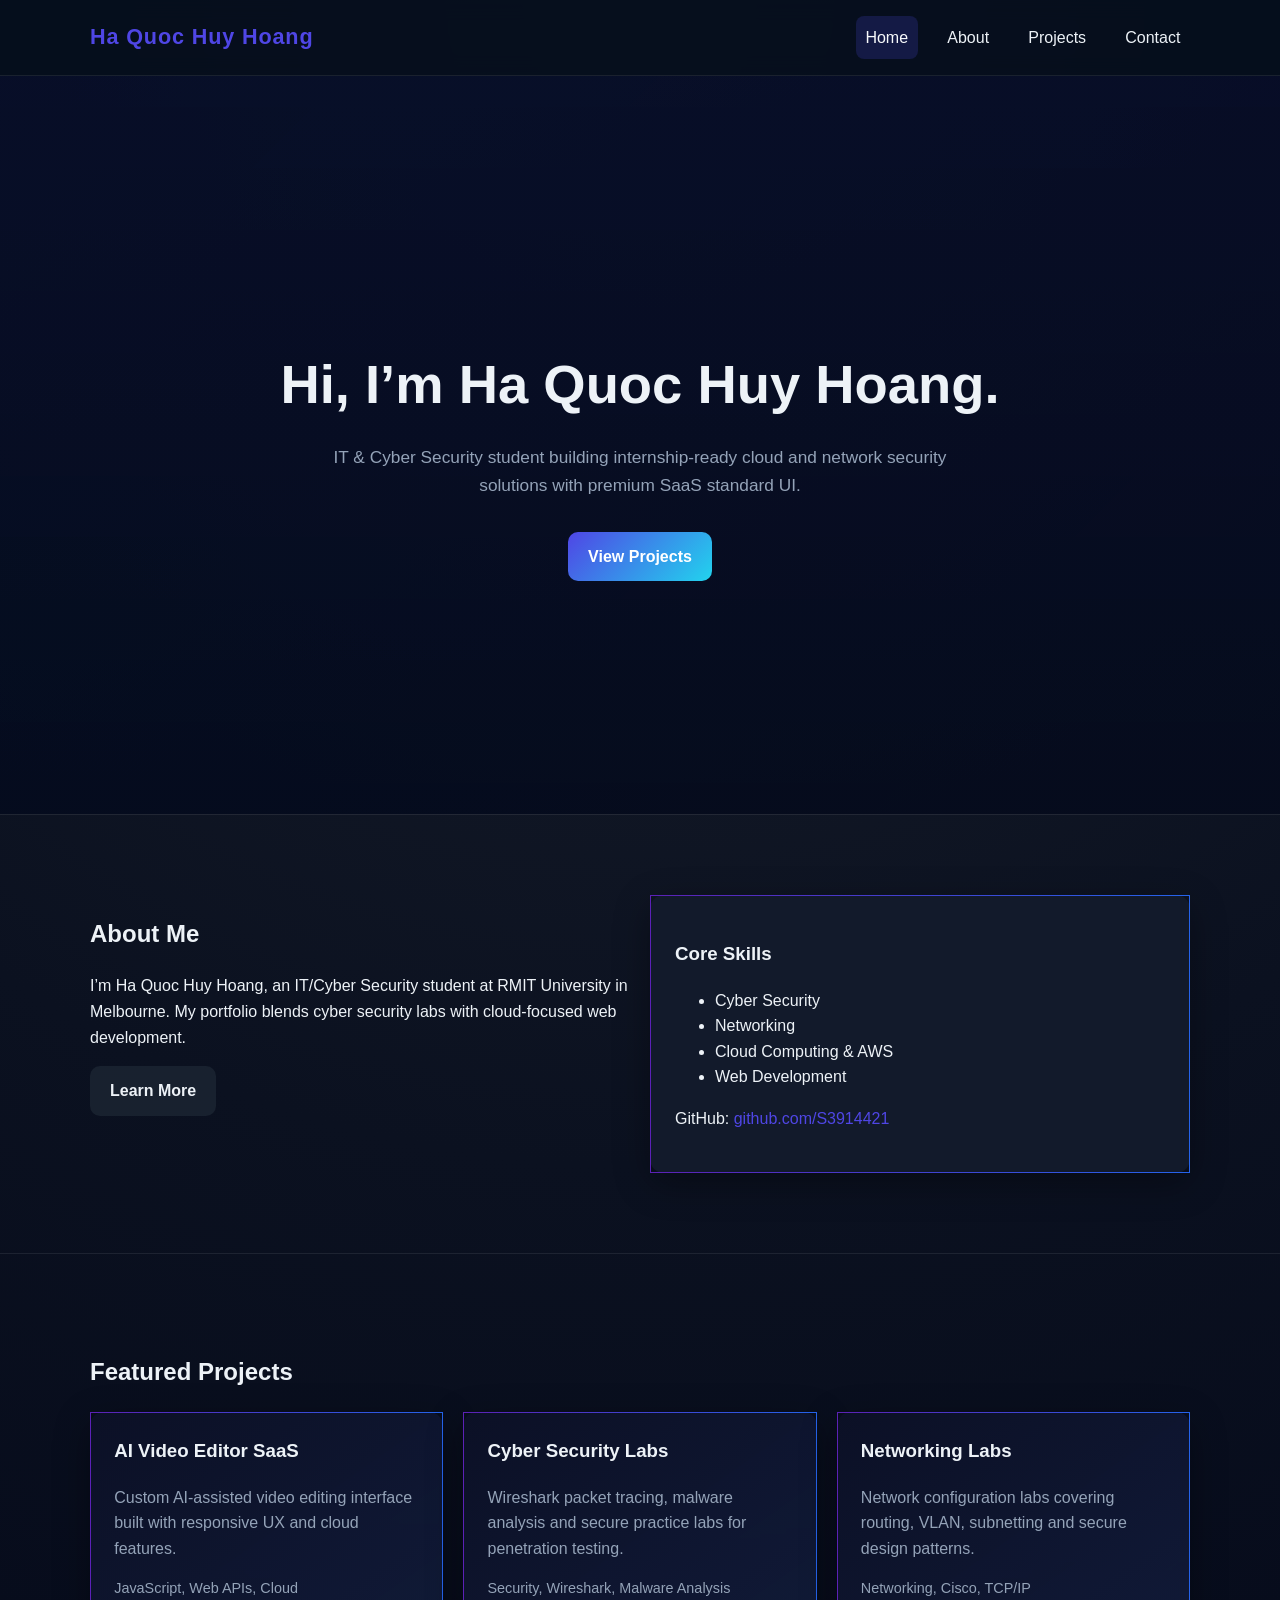
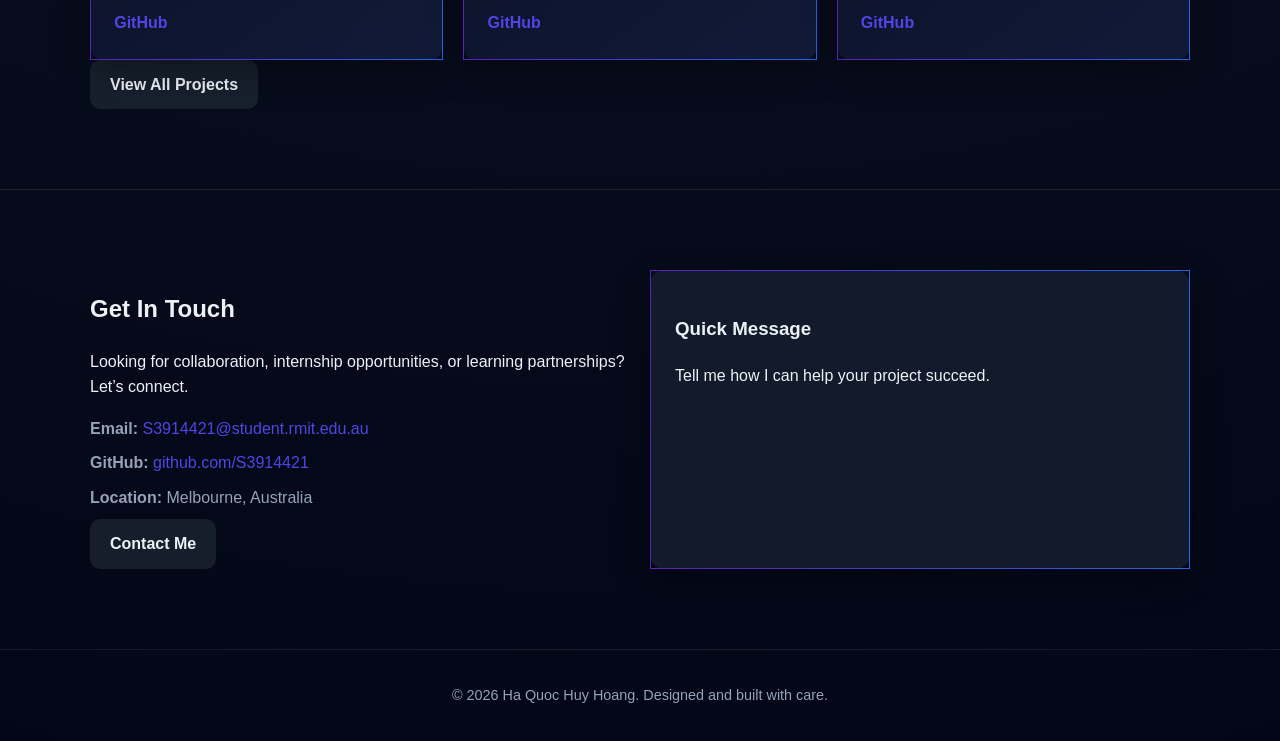
<file: index.html>
<!DOCTYPE html>
<html lang="en">
<head>
  <meta charset="UTF-8" />
  <meta name="viewport" content="width=device-width, initial-scale=1.0" />
  <meta name="description" content="Personal portfolio website" />
  <title>Home | My Portfolio</title>
  <link rel="stylesheet" href="style.css" />
  <script defer src="script.js"></script>
</head>
<body>
  <header class="site-header">
    <div class="container header-inner">
      <a href="index.html" class="logo">Ha Quoc Huy Hoang</a>
      <button class="nav-toggle" aria-label="Toggle navigation">
        <span></span><span></span><span></span>
      </button>
      <nav class="navbar" id="navbar">
        <a href="index.html">Home</a>
        <a href="about.html">About</a>
        <a href="projects.html">Projects</a>
        <a href="contact.html">Contact</a>
      </nav>
    </div>
  </header>

  <main>
    <section class="hero">
      <div class="container hero-content reveal">
        <h1>Hi, I’m Ha Quoc Huy Hoang.</h1>
        <p>IT & Cyber Security student building internship-ready cloud and network security solutions with premium SaaS standard UI.</p>
        <a href="projects.html" class="btn">View Projects</a>
      </div>
    </section>

    <section class="section about-preview" id="about">
      <div class="container">
        <div class="grid-2">
          <div>
            <h2>About Me</h2>
            <p>I’m Ha Quoc Huy Hoang, an IT/Cyber Security student at RMIT University in Melbourne. My portfolio blends cyber security labs with cloud-focused web development.</p>
            <a href="about.html" class="btn btn-secondary">Learn More</a>
          </div>
          <div class="card">
            <h3>Core Skills</h3>
            <ul>
              <li>Cyber Security</li>
              <li>Networking</li>
              <li>Cloud Computing & AWS</li>
              <li>Web Development</li>
            </ul>
            <p>GitHub: <a href="https://github.com/S3914421" target="_blank" rel="noopener noreferrer">github.com/S3914421</a></p>
          </div>
        </div>
      </div>
    </section>

    <section class="section projects-preview" id="projects">
      <div class="container">
        <h2>Featured Projects</h2>
        <div class="grid-3">
          <article class="project-card">
            <h3>AI Video Editor SaaS</h3>
            <p>Custom AI-assisted video editing interface built with responsive UX and cloud features.</p>
            <p class="project-meta">JavaScript, Web APIs, Cloud</p>
            <a href="https://github.com/S3914421" class="link" target="_blank" rel="noopener noreferrer">GitHub</a>
          </article>
          <article class="project-card">
            <h3>Cyber Security Labs</h3>
            <p>Wireshark packet tracing, malware analysis and secure practice labs for penetration testing.</p>
            <p class="project-meta">Security, Wireshark, Malware Analysis</p>
            <a href="https://github.com/S3914421" class="link" target="_blank" rel="noopener noreferrer">GitHub</a>
          </article>
          <article class="project-card">
            <h3>Networking Labs</h3>
            <p>Network configuration labs covering routing, VLAN, subnetting and secure design patterns.</p>
            <p class="project-meta">Networking, Cisco, TCP/IP</p>
            <a href="https://github.com/S3914421" class="link" target="_blank" rel="noopener noreferrer">GitHub</a>
          </article>
        </div>
        <a href="projects.html" class="btn btn-secondary">View All Projects</a>
      </div>
    </section>

    <section class="section contact-preview" id="contact">
      <div class="container grid-2">
        <div>
          <h2>Get In Touch</h2>
          <p>Looking for collaboration, internship opportunities, or learning partnerships? Let’s connect.</p>
          <ul class="contact-details">
            <li><strong>Email:</strong> <a href="mailto:S3914421@student.rmit.edu.au">S3914421@student.rmit.edu.au</a></li>
            <li><strong>GitHub:</strong> <a href="https://github.com/S3914421" target="_blank" rel="noopener noreferrer">github.com/S3914421</a></li>
            <li><strong>Location:</strong> Melbourne, Australia</li>
          </ul>
          <a href="contact.html" class="btn btn-secondary">Contact Me</a>
        </div>
        <div class="card">
          <h3>Quick Message</h3>
          <p>Tell me how I can help your project succeed.</p>
        </div>
      </div>
    </section>
  </main>

  <footer class="site-footer">
    <div class="container">
      <p>&copy; 2026 Ha Quoc Huy Hoang. Designed and built with care.</p>
    </div>
  </footer>
</body>
</html>
</file>
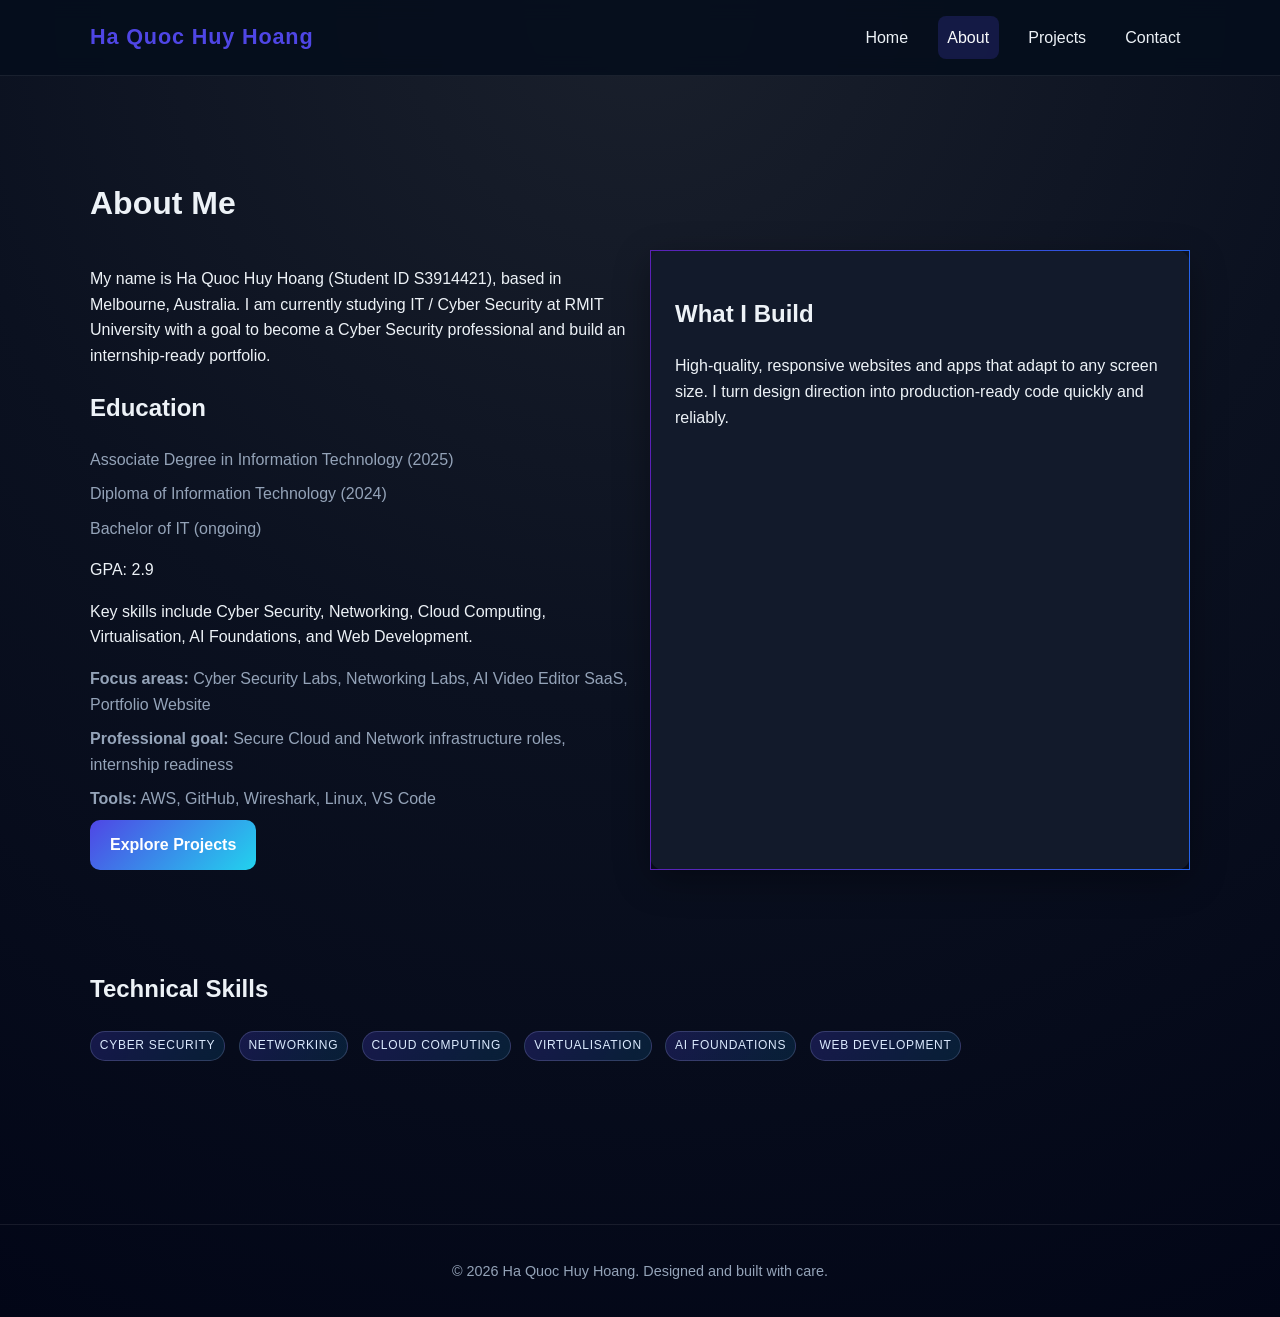
<file: about.html>
<!DOCTYPE html>
<html lang="en">
<head>
  <meta charset="UTF-8" />
  <meta name="viewport" content="width=device-width, initial-scale=1.0" />
  <meta name="description" content="About Me - Portfolio" />
  <title>About | My Portfolio</title>
  <link rel="stylesheet" href="style.css" />
  <script defer src="script.js"></script>
</head>
<body>
  <header class="site-header">
    <div class="container header-inner">
      <a href="index.html" class="logo">Ha Quoc Huy Hoang</a>
      <button class="nav-toggle" aria-label="Toggle navigation">
        <span></span><span></span><span></span>
      </button>
      <nav class="navbar" id="navbar">
        <a href="index.html">Home</a>
        <a href="about.html" class="active">About</a>
        <a href="projects.html">Projects</a>
        <a href="contact.html">Contact</a>
      </nav>
    </div>
  </header>

  <main class="section about-page">
    <div class="container">
      <h1>About Me</h1>
      <div class="grid-2">
        <div class="reveal">
          <p>My name is Ha Quoc Huy Hoang (Student ID S3914421), based in Melbourne, Australia. I am currently studying IT / Cyber Security at RMIT University with a goal to become a Cyber Security professional and build an internship-ready portfolio.</p>
          <h2>Education</h2>
          <ul class="info-list">
            <li>Associate Degree in Information Technology (2025)</li>
            <li>Diploma of Information Technology (2024)</li>
            <li>Bachelor of IT (ongoing)</li>
          </ul>
          <p>GPA: 2.9</p>
          <p>Key skills include Cyber Security, Networking, Cloud Computing, Virtualisation, AI Foundations, and Web Development.</p>
          <ul class="info-list">
            <li><strong>Focus areas:</strong> Cyber Security Labs, Networking Labs, AI Video Editor SaaS, Portfolio Website</li>
            <li><strong>Professional goal:</strong> Secure Cloud and Network infrastructure roles, internship readiness</li>
            <li><strong>Tools:</strong> AWS, GitHub, Wireshark, Linux, VS Code</li>
          </ul>
          <a href="projects.html" class="btn">Explore Projects</a>
        </div>
        <div class="card reveal delay-1">
          <h2>What I Build</h2>
          <p>High-quality, responsive websites and apps that adapt to any screen size. I turn design direction into production-ready code quickly and reliably.</p>
        </div>
      </div>
      <section class="section reveal delay-2">
        <h2>Technical Skills</h2>
        <div class="badge-grid">
          <span class="badge">Cyber Security</span>
          <span class="badge">Networking</span>
          <span class="badge">Cloud Computing</span>
          <span class="badge">Virtualisation</span>
          <span class="badge">AI Foundations</span>
          <span class="badge">Web Development</span>
        </div>
      </section>
    </div>
  </main>

  <footer class="site-footer">
    <div class="container">
      <p>&copy; 2026 Ha Quoc Huy Hoang. Designed and built with care.</p>
    </div>
  </footer>
</body>
</html>
</file>
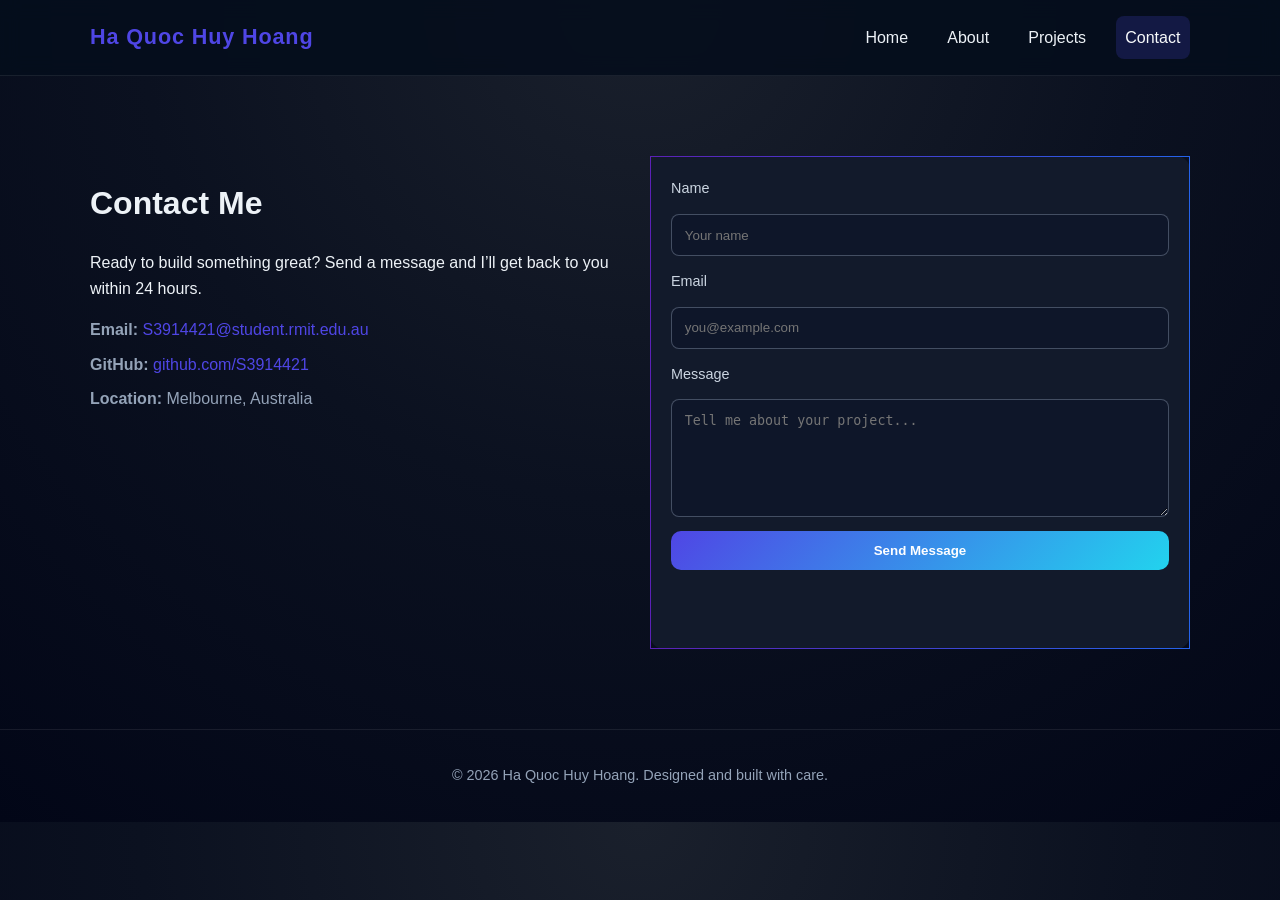
<file: contact.html>
<!DOCTYPE html>
<html lang="en">
<head>
  <meta charset="UTF-8" />
  <meta name="viewport" content="width=device-width, initial-scale=1.0" />
  <meta name="description" content="Contact - Portfolio" />
  <title>Contact | My Portfolio</title>
  <link rel="stylesheet" href="style.css" />
  <script defer src="script.js"></script>
</head>
<body>
  <header class="site-header">
    <div class="container header-inner">
      <a href="index.html" class="logo">Ha Quoc Huy Hoang</a>
      <button class="nav-toggle" aria-label="Toggle navigation">
        <span></span><span></span><span></span>
      </button>
      <nav class="navbar" id="navbar">
        <a href="index.html">Home</a>
        <a href="about.html">About</a>
        <a href="projects.html">Projects</a>
        <a href="contact.html" class="active">Contact</a>
      </nav>
    </div>
  </header>

  <main class="section contact-page">
    <div class="container grid-2">
      <div>
        <h1>Contact Me</h1>
        <p>Ready to build something great? Send a message and I’ll get back to you within 24 hours.</p>
        <ul class="contact-details">
          <li><strong>Email:</strong> <a href="mailto:S3914421@student.rmit.edu.au">S3914421@student.rmit.edu.au</a></li>
          <li><strong>GitHub:</strong> <a href="https://github.com/S3914421" target="_blank" rel="noopener noreferrer">github.com/S3914421</a></li>
          <li><strong>Location:</strong> Melbourne, Australia</li>
        </ul>
      </div>
      <div>
        <form id="contactForm" class="contact-form" novalidate>
          <label for="name">Name</label>
          <input type="text" id="name" name="name" required placeholder="Your name" />

          <label for="email">Email</label>
          <input type="email" id="email" name="email" required placeholder="you@example.com" />

          <label for="message">Message</label>
          <textarea id="message" name="message" rows="6" required placeholder="Tell me about your project..."></textarea>

          <button type="submit" class="btn">Send Message</button>
          <p id="formMessage" class="form-message" aria-live="polite"></p>
        </form>
      </div>
    </div>
  </main>

  <footer class="site-footer">
    <div class="container">
      <p>&copy; 2026 Ha Quoc Huy Hoang. Designed and built with care.</p>
    </div>
  </footer>
</body>
</html>
</file>
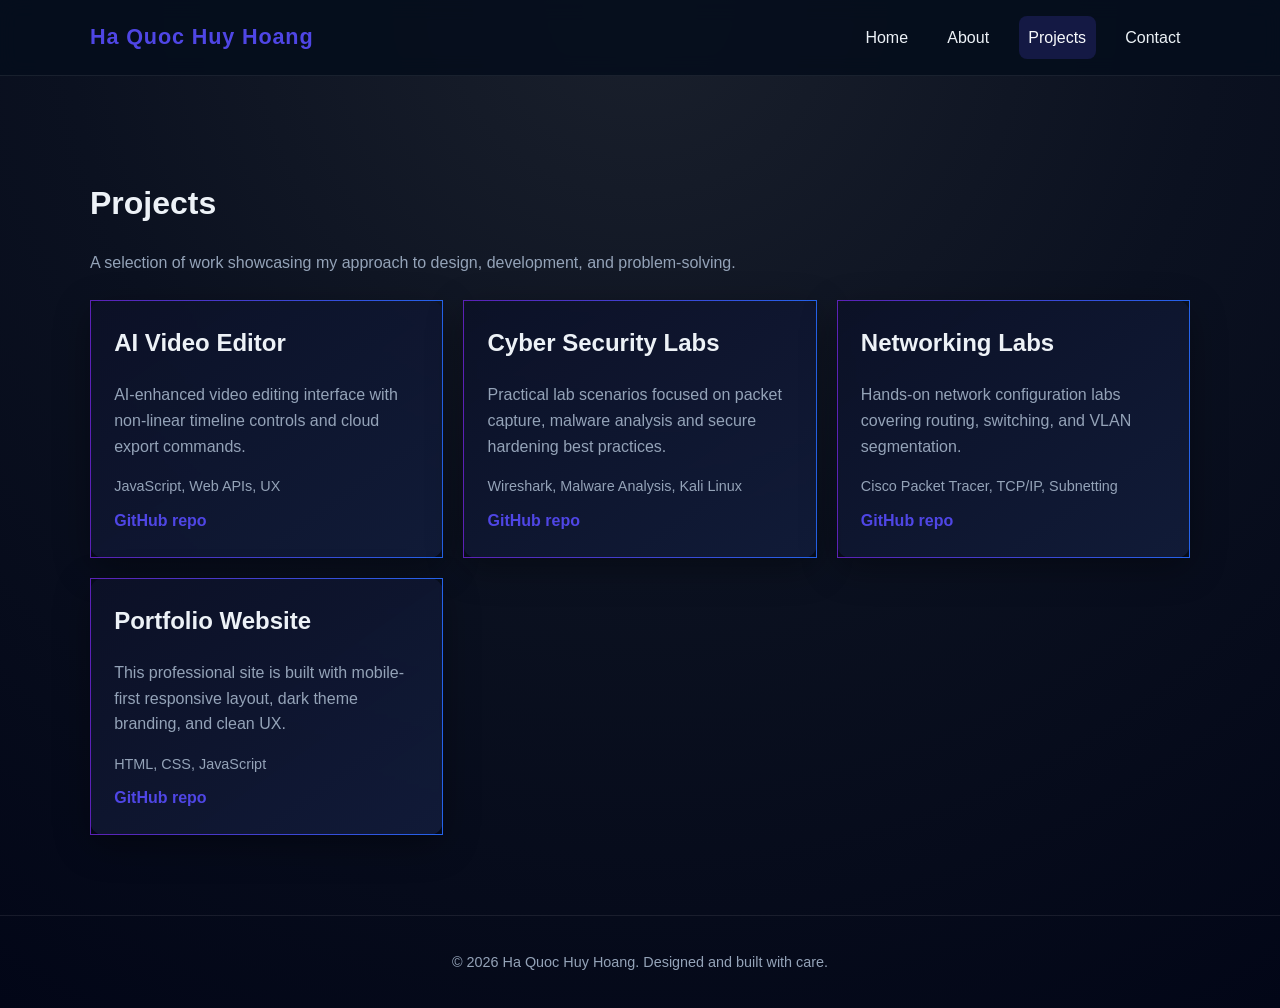
<file: projects.html>
<!DOCTYPE html>
<html lang="en">
<head>
  <meta charset="UTF-8" />
  <meta name="viewport" content="width=device-width, initial-scale=1.0" />
  <meta name="description" content="Projects - Portfolio" />
  <title>Projects | My Portfolio</title>
  <link rel="stylesheet" href="style.css" />
  <script defer src="script.js"></script>
</head>
<body>
  <header class="site-header">
    <div class="container header-inner">
      <a href="index.html" class="logo">Ha Quoc Huy Hoang</a>
      <button class="nav-toggle" aria-label="Toggle navigation">
        <span></span><span></span><span></span>
      </button>
      <nav class="navbar" id="navbar">
        <a href="index.html">Home</a>
        <a href="about.html">About</a>
        <a href="projects.html" class="active">Projects</a>
        <a href="contact.html">Contact</a>
      </nav>
    </div>
  </header>

  <main class="section projects-page">
    <div class="container">
      <h1>Projects</h1>
      <p class="subtitle">A selection of work showcasing my approach to design, development, and problem-solving.</p>
      <div class="grid-3">
        <article class="project-card reveal">
          <h2>AI Video Editor</h2>
          <p>AI-enhanced video editing interface with non-linear timeline controls and cloud export commands.</p>
          <p class="project-meta">JavaScript, Web APIs, UX</p>
          <a href="https://github.com/S3914421/ai-video-editor" class="link" target="_blank" rel="noopener noreferrer">GitHub repo</a>
        </article>
        <article class="project-card">
          <h2>Cyber Security Labs</h2>
          <p>Practical lab scenarios focused on packet capture, malware analysis and secure hardening best practices.</p>
          <p class="project-meta">Wireshark, Malware Analysis, Kali Linux</p>
          <a href="https://github.com/S3914421/cyber-security-labs" class="link" target="_blank" rel="noopener noreferrer">GitHub repo</a>
        </article>
        <article class="project-card">
          <h2>Networking Labs</h2>
          <p>Hands-on network configuration labs covering routing, switching, and VLAN segmentation.</p>
          <p class="project-meta">Cisco Packet Tracer, TCP/IP, Subnetting</p>
          <a href="https://github.com/S3914421/networking-labs" class="link" target="_blank" rel="noopener noreferrer">GitHub repo</a>
        </article>
        <article class="project-card reveal delay-1">
          <h2>Portfolio Website</h2>
          <p>This professional site is built with mobile-first responsive layout, dark theme branding, and clean UX.</p>
          <p class="project-meta">HTML, CSS, JavaScript</p>
          <a href="https://github.com/S3914421/portfolio-website" class="link" target="_blank" rel="noopener noreferrer">GitHub repo</a>
        </article>
      </div>
    </div>
  </main>

  <footer class="site-footer">
    <div class="container">
      <p>&copy; 2026 Ha Quoc Huy Hoang. Designed and built with care.</p>
    </div>
  </footer>
</body>
</html>
</file>
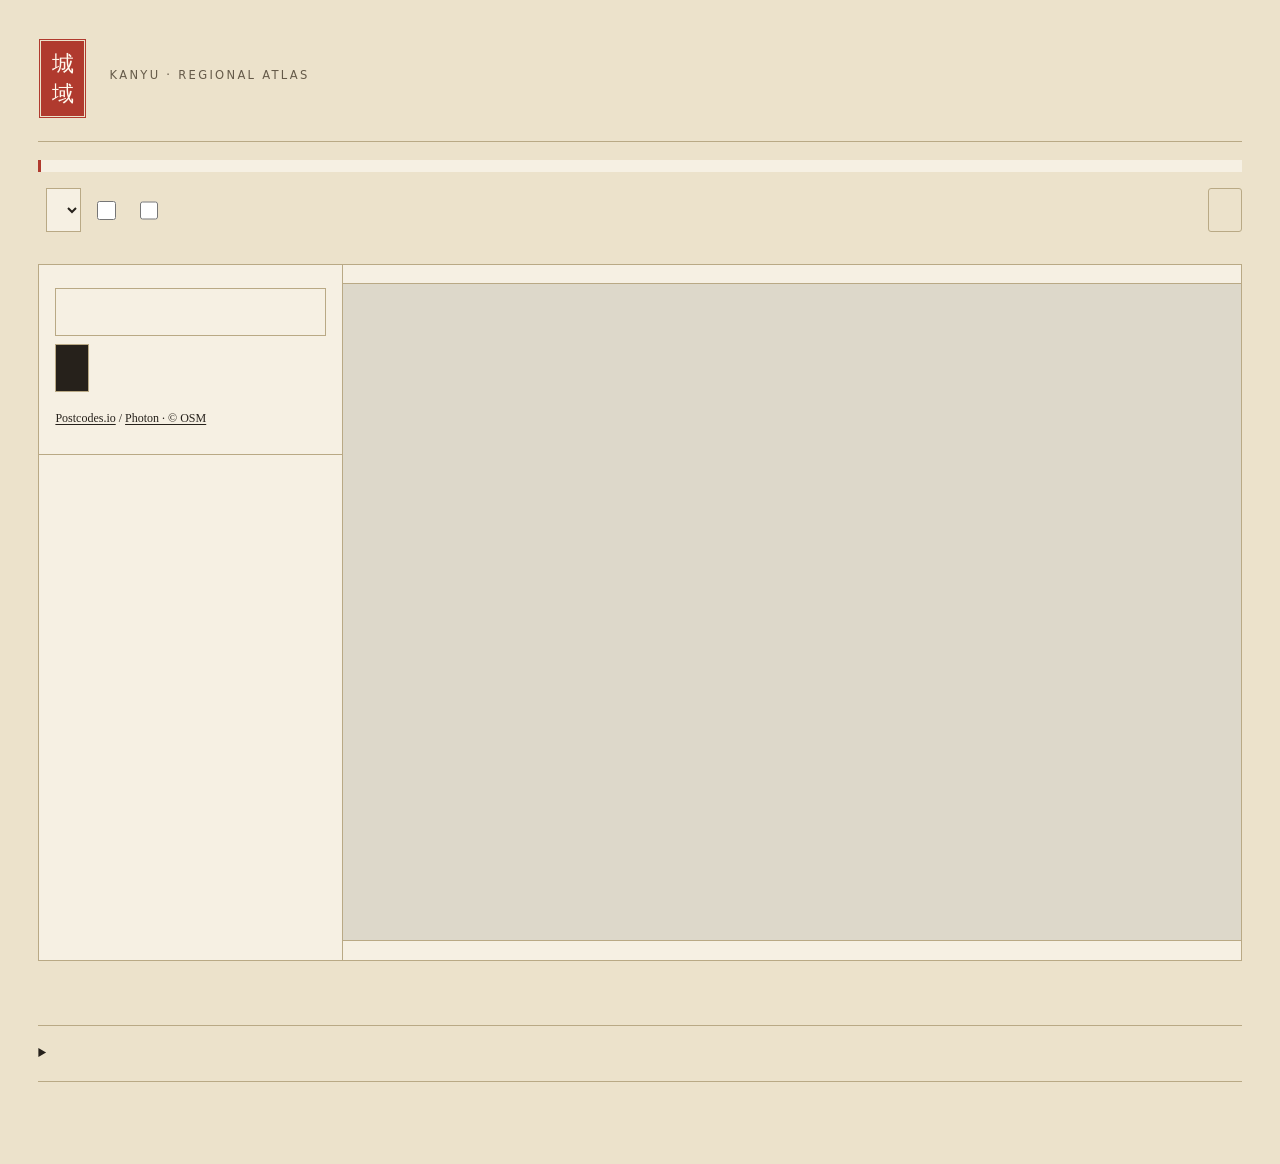
<file: .claude/skills/city-wuxing-map/assets/map.html>
<!doctype html>
<html lang="__LANG__">
<head>
<meta charset="utf-8">
<meta name="viewport" content="width=device-width, initial-scale=1">
<meta name="referrer" content="strict-origin-when-cross-origin">
<title>__TITLE__</title>
<style>__LEAFLET_CSS__</style>
<style>
:root { color-scheme: light; --paper:#ece2cb; --card:#f6f0e3; --ink:#26211b; --soft:#655a49; --rule:#b9a985; --red:#b03a2e; --gold:#9a7431; }
* { box-sizing:border-box; }
body { margin:0; background:var(--paper); color:var(--ink); font-family:"Songti SC","Noto Serif CJK SC",serif; line-height:1.65; }
main { max-inline-size:1600px; margin:auto; padding:clamp(1rem, 3vw, 2.5rem); }
header { display:flex; flex-wrap:wrap; align-items:center; gap:1.4rem; padding-block-end:1.4rem; border-block-end:1px solid var(--rule); }
.seal { background:var(--red); color:#fff8ed; font-family:"Kaiti SC",KaiTi,serif; font-size:1.4rem; line-height:1.3; padding:.5rem .65rem; border:3px double var(--paper); }
.heading { flex:1 1 20rem; min-inline-size:0; }
.eyebrow { font-family:system-ui,sans-serif; font-size:.72rem; letter-spacing:.2em; color:var(--soft); margin:0 0 .35rem; }
h1 { font-size:clamp(1.8rem, 1.2rem + 2vw, 3rem); font-weight:500; line-height:1.25; margin:0; text-wrap:balance; }
.subtitle { margin:.4rem 0 0; color:var(--soft); }
.edition { font-size:.8rem; color:var(--soft); }
.intro { max-inline-size:65rem; margin-block:1.1rem; }
.filters { display:flex; flex-wrap:wrap; align-items:center; gap:.55rem; margin-block:1rem; }
button, input, select { font:inherit; }
button { cursor:pointer; min-block-size:44px; }
.filter, .reset { border:1px solid var(--rule); color:var(--ink); background:transparent; padding:.4rem 1rem; border-radius:3px; }
.filter[aria-pressed="true"] { background:var(--ink); color:var(--card); border-color:var(--ink); }
.swatch { display:inline-block; inline-size:.65rem; block-size:.65rem; border-radius:50%; background:var(--element); margin-inline-end:.4rem; }
.reset { margin-inline-start:auto; }
.workspace { display:grid; grid-template-columns:minmax(0, 19rem) minmax(0, 1fr); border:1px solid var(--rule); background:var(--card); }
.sidebar { min-inline-size:0; border-inline-end:1px solid var(--rule); display:flex; flex-direction:column; max-block-size:47rem; }
.search { flex:none; padding:1rem; border-block-end:1px solid var(--rule); }
label { display:block; font-size:.8rem; color:var(--soft); }
input[type="search"] { inline-size:100%; margin-block-start:.4rem; padding:.5rem .6rem; color:var(--ink); border:1px solid var(--rule); background:var(--card); border-radius:0; min-inline-size:0; }
#count { margin:.6rem 0 0; font-size:.8rem; color:var(--soft); }
#regions { min-block-size:0; flex:1; max-block-size:34rem; overflow:auto; overscroll-behavior:contain; scrollbar-gutter:stable; list-style:none; padding:0; margin:0; }
.place { display:flex; gap:.7rem; align-items:start; inline-size:100%; padding:.9rem 1rem; border:0; border-block-end:1px solid #b9a98570; background:transparent; color:var(--ink); text-align:start; }
.place:hover, .place[aria-pressed="true"] { background:#ded1b4; }
.place strong { font-size:.93rem; font-weight:600; }
.place small { display:block; color:var(--soft); font-size:.75rem; }
.number { flex:none; color:var(--element); font-family:system-ui,sans-serif; font-size:.75rem; padding-block-start:.2rem; }
.empty { padding:1rem; }
.search { display:block; }
#search-submit { font:inherit; min-block-size:48px; padding:.4rem 1rem; margin-block-start:.5rem; background:var(--ink); color:var(--paper); border:1px solid var(--rule); cursor:pointer; }
#search-submit:disabled { opacity:.6; cursor:wait; }
#search-help, #search-status, .search-provider { font-size:.75rem; overflow-wrap:anywhere; margin-block:.5rem; }
#search-results { list-style:none; margin:0; padding:0; max-block-size:15rem; overflow:auto; }
#search-results button { min-block-size:48px; text-align:start; overflow-wrap:anywhere; }
#search { font-size:1rem; min-block-size:48px; }

.map-wrap { min-inline-size:0; position:relative; }
#map { block-size:41rem; background:#ddd8ca; font-family:system-ui,sans-serif; }
.map-head { display:flex; justify-content:space-between; padding:.55rem .9rem; font-size:.75rem; border-block-end:1px solid var(--rule); color:var(--soft); }
.map-head b { color:var(--ink); font-weight:500; }
.map-status { margin:0; padding:.6rem 1rem; font-size:.78rem; background:var(--card); border-block-start:1px solid var(--rule); }
.map-status[data-error="true"] { color:var(--red); }
.marker { border:0; background:none; }
.marker span { display:grid; place-items:center; inline-size:36px; block-size:36px; border:2px solid #fff8ed; background:var(--element); color:white; border-radius:50% 50% 50% 5px; transform:rotate(-45deg); box-shadow:0 1px 4px #26211b55; }
.marker em { font:600 14px system-ui,sans-serif; font-style:normal; transform:rotate(45deg); }
.marker.selected span { outline:3px solid var(--ink); outline-offset:2px; }
.leaflet-tooltip { font-family:inherit; }
.leaflet-popup-content { color:#26211b; font:14px/1.65 "Songti SC",serif; }
.leaflet-popup-content h3 { font-size:1rem; margin:0 0 .5rem; }
.leaflet-popup-content p { margin:.5rem 0; }
.leaflet-popup-content .popup-basis { color:#655a49; font-size:.75rem; }
.leaflet-popup-content ul { padding-inline-start:1rem; }
.leaflet-control-attribution { max-inline-size:100%; overflow-wrap:anywhere; }
.detail { display:grid; grid-template-columns:minmax(0, 1fr) minmax(0, 1.6fr); gap:2rem; padding:1.5rem 0; border-block-end:1px solid var(--rule); scroll-margin-block-start:1rem; }
.detail > div { min-inline-size:0; }
.detail h2 { font-weight:500; margin:.3rem 0; font-size:1.6rem; }
.detail h3 { font-size:.8rem; color:var(--soft); font-weight:500; margin:0; }
.detail p { margin:.4rem 0 1rem; }
.tag { color:var(--element); font-size:.85rem; }
#coordinate, #sources { font-size:.8rem; }
#sources { padding-inline-start:1.2rem; }
a { color:inherit; text-underline-offset:.2em; overflow-wrap:anywhere; }
a:hover { color:var(--red); }
details { padding-block:1rem; color:var(--soft); font-size:.85rem; }
summary { cursor:pointer; color:var(--ink); }
.method { display:grid; grid-template-columns:repeat(auto-fit,minmax(min(100%,12rem),1fr)); gap:1rem; margin-block:1rem; }
.method p { border-inline-start:2px solid var(--rule); padding-inline-start:.8rem; margin:0; }
footer { color:var(--soft); font-size:.75rem; padding-block:1rem; border-block-start:1px solid var(--rule); }
:focus-visible { outline:3px solid var(--gold); outline-offset:3px; }
@media (max-width:760px) {
  header { display:grid; grid-template-columns:auto minmax(0,1fr); gap:.4rem 1rem; }
  .seal { grid-row:1 / 3; }
  .edition { grid-column:2; }
  .workspace { grid-template-columns:minmax(0,1fr); }
  .map-wrap { grid-row:1; }
  #map { block-size:58dvh; min-block-size:20rem; }
  .sidebar { max-block-size:none; border-inline-end:0; border-block-start:1px solid var(--rule); }
  #regions { max-block-size:16rem; }
  .detail { grid-template-columns:minmax(0,1fr); gap:.5rem; }
  .reset { margin-inline-start:0; }
}
@media (prefers-color-scheme:dark) {
  :root { color-scheme:dark; --paper:#16120e; --card:#211a14; --ink:#eadcbf; --soft:#c0b296; --rule:#756247; --red:#e28c7f; --gold:#d2a856; }
  .place:hover, .place[aria-pressed="true"] { background:#3b3022; }
  .number, .tag { color:color-mix(in srgb,var(--element) 50%,var(--ink)); }
  .seal { background:#b03a2e; color:#fff8ed; }
  .leaflet-container { color:#26211b; color-scheme:light; }
  .leaflet-container a { color:#194f62; }
}
.controls { display:flex; flex-wrap:wrap; gap:1rem; align-items:center; margin-block:1rem; }
.controls label { display:flex; gap:.5rem; align-items:center; color:var(--ink); }
.controls select { min-block-size:44px; max-inline-size:100%; background:var(--card); color:var(--ink); border:1px solid var(--rule); padding:.4rem; }
.controls input { accent-color:var(--red); inline-size:1.15rem; block-size:1.15rem; margin:0; }
#view-note { font-size:.8rem; color:var(--soft); margin:0 0 1rem; }
.leaflet-tile-pane { filter:grayscale(.85); }
.region-label { inline-size:max-content; background:transparent; color:#26211b; border:0; text-shadow:-1px -1px 2px #fff8ed,1px 1px 2px #fff8ed,0 0 3px #fff8ed; box-shadow:none; padding:2px 5px; font:12px/1.4 "Songti SC",serif; white-space:normal; text-align:center; max-inline-size:11rem; }
.region-label::before { display:none; }
.region-label b { display:block; font-weight:600; }
.region-label small { color:#655a49; }
.detail ul { margin-block:.4rem 1rem; padding-inline-start:1.2rem; }
.detail li { margin-block:.3rem; }
#boundary, #limitations { font-size:.88rem; }
.evidence-link { background:transparent; border:1px solid var(--rule); color:var(--ink); padding:.4rem .65rem; margin:.2rem; text-align:start; }
.leaflet-interactive:focus-visible { outline:3px solid var(--red); }
@media (max-width:760px) { .controls { gap:.5rem; } .filters { display:grid; grid-template-columns:repeat(3,minmax(0,1fr)); gap:.4rem; } .filter { padding:.3rem; font-size:.85rem; }  .region-label { padding:2px 5px; } .region-label b,.region-label .secondary-caption { display:none; } .region-label .primary-symbol { font-size:14px; font-weight:bold; } }
.coverage { border-inline-start:3px solid var(--red); padding:.4rem .8rem; background:var(--card); font-size:.85rem; }
#confidence { font-size:.85rem; color:var(--soft); }
</style>
</head>
<body>
<main>
  <header>
    <div class="seal" aria-hidden="true">城<br>域</div>
    <div class="heading"><p class="eyebrow">KANYU · REGIONAL ATLAS</p><h1 id="title"></h1><p class="subtitle" id="subtitle"></p></div>
    <div class="edition"><span data-t="edition"></span><br><span id="reviewed"></span></div>
  </header>
  <p class="intro" id="summary"></p><p class="coverage" id="coverage-status" role="status"></p>
  <div class="controls">
    <label for="method"><span data-t="reading"></span> <select id="method"><option value="relative"></option><option value="function"></option><option value="landscape"></option></select></label>
    <label><input type="checkbox" id="show-evidence"><span data-t="showEvidence"></span></label><label><input type="checkbox" id="show-grid"><span data-t="showGrid"></span></label>
    <button class="reset" id="reset" data-t="reset"></button>
  </div>
  <p id="view-note"></p>
  <div class="filters" role="group" data-t-aria="filterAria" id="filters"></div>
  <div class="workspace">
    <aside class="sidebar" data-t-aria="indexAria">
      <search class="search"><form id="search-form" action="#map" method="get" data-t-aria="searchAria">
        <label for="search" data-t="searchLabel"></label><input id="search" name="q" type="search" maxlength="200" enterkeyhint="search" autocomplete="off" autocorrect="off" autocapitalize="none" spellcheck="false" aria-describedby="search-help search-status">
        <button id="search-submit" type="submit" data-t="locate"></button><p id="search-help"></p><p id="search-status" role="status"></p><ul id="search-results" data-t-aria="candidates"></ul>
        <p class="search-provider"><span data-t="online"></span><span id="postcodes-provider"><a href="https://postcodes.io/" target="_blank" rel="noopener noreferrer">Postcodes.io</a> / </span><a href="https://github.com/komoot/photon" target="_blank" rel="noopener noreferrer">Photon · © OSM</a><span data-t="onlyOnSubmit"></span></p>
      </form><p id="count" role="status"></p></search>
      <ol id="regions"></ol>
    </aside>
    <section class="map-wrap" data-t-aria="mapAria">
      <div class="map-head"><b id="map-head-text"></b><span data-t="north"></span></div>
      <div id="map" data-t-aria="mapLabel"></div>
      <p class="map-status" id="map-status" role="status"></p>
    </section>
  </div>
  <section class="detail" id="detail" aria-labelledby="region-title" tabindex="-1">
    <div><span class="tag" id="tag"></span><h2 id="region-title"></h2><p id="basis"></p><p id="confidence"></p>
      <h3 data-t="whyBoundary"></h3><p id="boundary"></p><ul id="boundary-sources"></ul>
      <h3 data-t="evidenceHead"></h3><div id="evidence"></div>
    </div>
    <div><h3 data-t="whyElement"></h3><p id="reason"></p><h3 data-t="factsHead"></h3><ul id="facts"></ul>
      <h3 data-t="limitsHead"></h3><p id="limitations"></p><h3 data-t="sourcesHead"></h3><ul id="sources"></ul></div>
  </section>
  <details><summary id="method-summary"></summary>
    <div class="method" id="method-elements"></div>
    <p data-t="m1"></p>
    <p data-t="m2"></p>
    <p><b data-t="relDefault"></b><span data-t="m3"></span></p>
    <p data-t="m4"></p>
    <p id="coordinate-note"></p><p data-t="m5"></p>
    <p data-t="m6"></p>
  </details>
  <footer><span data-t="footer"></span><p id="data-attribution"></p><a href="https://www.openstreetmap.org/fixthemap" target="_blank" rel="noopener noreferrer"><span data-t="reportMap"></span></a></footer>
  <noscript>请启用 JavaScript 查看片区地图；原始分析与来源保存在城市 JSON 文件中。 Enable JavaScript to view the map; the analysis and sources are in the city JSON file.</noscript>
</main>
<!-- __LICENSE__ -->
<script>__LEAFLET_JS__</script>
<script>__SEARCH_JS__</script>
<script id="city-data" type="application/json">__DATA__</script>
<script>
'use strict';
const data=JSON.parse(document.getElementById('city-data').textContent);
/* 界面文字。单元的分析文字由生成器按语言写入数据（--lang en 时为英文）。 */
const UI={
 zh:{edition:'片区主象 · 兼象 · 分析依据',reading:'分析口径',showEvidence:'显示本单元证据点',showGrid:'显示统计单元线',reset:'查看全部片区 ↗',
  filterAria:'按片区主象筛选',indexAria:'片区索引',searchAria:'当地地址定位',searchLabel:'邮编、地址或地区',locate:'定位 ↗',candidates:'候选地点',
  online:'联网定位：',onlyOnSubmit:'。仅提交时发送查询词。',mapAria:'真实地图与五行分析区块',north:'↑ 北',mapLabel:'可缩放片区地图；也可通过片区索引查看分析',
  whyBoundary:'为什么这样划区',evidenceHead:'证据地点 · 辅助观察',whyElement:'为什么这一带偏这个象',factsHead:'区域整体特征',limitsHead:'兼象与局限',sourcesHead:'事实来源',
  footer:'堪舆子 · 城市边界内逐单元分析，保留主象、兼象与不确定性。底图 © OpenStreetMap contributors。',reportMap:'报告底图问题 ↗',
  elements:{水:' · 真实水面覆盖信号。',木:' · 树木、灌丛、草地等植被信号。',土:' · 耕地、裸地及建成承载空间的底层归类。',金:' · 商业、工业用地或相应许可分区信号。',火:' · 零售服务及演艺、传播功能信号。'},
  m1:'边界内所有单元都有主象，允许兼象和低置信度，不再只选几处地标。连续统计格网裁切至真实城市边界；细分单位是观察尺度，不代表五行在格线上突变。边界外不在本图范围内；筛选五行会临时隐藏其他颜色，可点“查看全部片区”恢复。',
  m2:'土地覆盖底层取自2021年ESA WorldCover，原始10米分类汇总至50米后按单元统计；并非2026年逐块实地调查。伦敦功能资料来自OSM快照，可能遗漏；纽约功能资料使用官方规划分区，表示许可用途，不等于目前营业实况，相关判断降低置信度。',
  relDefault:'相对取象（默认）',
  m3:' · 典籍依据：《尚书·洪范》「水曰润下，火曰炎上，木曰曲直，金曰从革，土爰稼穑」；《五行大义》卷一「辨体性」以「体者，以形质为名；性者，以功用为义」辨五行，并说土「总于四行」「土苞四德，故其体能兼虚实」。据此以土为承载四行的底色，看每个单元在本范围内相对最突出的是哪一行：各行信号换算成范围内百分位，取最高且信号不低于0.05者。它回答「这里比本城一般地方更突出什么」，不是「这里哪一行占多数」；同一地方换一个比较范围，结果可能不同。',
  m4:'综合模型的决策信号为：水×1.2、植被×1.1、承载空间×0.65、商业工业比例×2、零售服务比例×2.4，加演艺区覆盖×0.9及演艺对象信号。比较信号选主象，保留有一定支撑的兼象。它们是本项目公开的现代解释规则，未声称由古籍直接推导，更不是实测气场、吉凶或投资评分。详情中的百分比是地理覆盖统计，不是五行能量百分比。',
  m5:'置信等级表示资料和规则区分度，不是风水效应成立的概率；混合单元、样本少、资料历史性或规划代替现状都会限制判断。',
  m6:'Leaflet 1.9.4 已内嵌（BSD-2-Clause）；真实底图需联网及HTTP，仅请求当前视野瓦片。',
  whole:'全城',title:(c,sc)=>c+' · '+sc+'五行地图',mapHead:sc=>sc+'连续覆盖 · 颜色为模型主象，格网不是风水硬边界',methodSummary:sc=>sc+'覆盖、取象规则与数据时效',
  option:(sc,m)=>sc+{relative:'相对取象',function:'综合取象（绝对）',landscape:'土地覆盖底层'}[m],
  methods:{relative:'相对取象 · 与本范围各单元比较',landscape:'土地覆盖底层 · 2021年分类',function:'综合取象（绝对） · 覆盖与功能证据'},
  reviewed:'资料整理：',coverage:(name,pct,n)=>name+' · GIS覆盖 '+pct+'% · '+n+' 个连续单元 · 每单元都有主象及置信说明',attrSep:'；',
  el:e=>e,all:'全部',main:'为主',secondary:' · 兼',sep:'、',conf:c=>' · 置信'+c,confNote:c=>'置信说明：'+c+' · ',more:'查看覆盖统计、依据与局限',unit:' · 连续统计单元',
  noEvidence:'本单元没有附点位；土地覆盖及功能分区资料仍参与完整分析。',cellAria:n=>n+'，查看单元分析',count:(a,b)=>'显示 '+a+' / '+b+' 个分析单元',
  coordOut:'该坐标不在本图城市范围内。',noMatch:'没有匹配单元，请调整筛选或搜索。',noMatchTitle:'没有匹配单元',
  viewNote:{relative:'相对取象：看每个单元比本范围一般地方更突出的是哪一行，所以五行分布较均衡；',function:'综合取象（绝对）：看每个单元哪一行信号最强，建成区多以土为主；',landscape:'土地覆盖底层：只看水面、植被与建成覆盖；'},
  viewTail:'每个单元均已归类，筛选只改变显示。土地覆盖为2021年，功能资料的现状完整性有限。',
  placeholder:'当地邮编、地址、地区名或坐标',hint:'按当地习惯输入邮编、地址或地区名；坐标格式为纬度,经度。',hintTail:' 名称可本地筛选；点击定位或回车联网查询。',
  outside:'此地点在本图城市范围外，无法提供五行分析。',approx:' · 地区/邮区参考中心点',exact:' · 地址/邮编参考点',located:'已定位：',stop:'。',
  approxNote:'以地区/邮区参考中心点定位，并非整个邮区边界或全区统一结论。',exactNote:'显示参考点所在单元的分析，邮编范围可能跨越多个单元。',source:' 来源：',
  enterQuery:'请输入邮编、地址、地区名或坐标。',coordFound:'已定位坐标所在单元。',localFound:'已定位本地单元。',querying:'正在查询当地邮编或地址…',
  resultOut:'查询地点在本图城市范围外。',notFound:'未找到范围内的地点；请补充完整邮编、门牌或当地地区名，也可使用坐标。',candidatesFound:n=>'找到 '+n+' 个候选地点，请选择；以下地点均在本图范围内。',
  timeout:'查询超时，请重试；本地单元筛选与坐标查询仍可用。',offlineSearch:'无法连接定位服务；请检查网络、重试或输入坐标。',failed:'查询失败，请重试或输入坐标。',
  http:'请通过HTTP加载真实底图：在本文件目录运行 python3 -m http.server 8000 --bind 127.0.0.1 。完整分类资料仍可查阅。',loading:'正在加载真实地图…',
  tileError:'部分底图加载失败，完整城市分类与来源仍可查阅。',tilesLoaded:'真实底图已加载 · 城市边界内全部分类，可点击任意单元或输入坐标查询',offline:'网络已断开，底图可能不完整；全城分类资料仍可查阅。'},
 en:{edition:'Main element · secondary · basis',reading:'Reading',showEvidence:'Show evidence points',showGrid:'Show grid lines',reset:'Show all cells ↗',
  filterAria:'Filter by main element',indexAria:'Cell index',searchAria:'Find a local address',searchLabel:'Postcode, address or area',locate:'Locate ↗',candidates:'Candidate places',
  online:'Online lookup: ',onlyOnSubmit:'. The query is sent only when you submit.',mapAria:'Real map with five-element cells',north:'↑ N',mapLabel:'Zoomable map of the cells; the cell index gives the same analysis',
  whyBoundary:'Why this cell',evidenceHead:'Evidence points · supporting only',whyElement:'Why this element here',factsHead:'What the area is like',limitsHead:'Secondary element and limits',sourcesHead:'Sources',
  footer:'Kanyuzi · every cell inside the boundary is analysed, with main and secondary elements and the uncertainty kept. Base map © OpenStreetMap contributors. ',reportMap:'Report a base-map problem ↗',
  elements:{水:' · water surface in the land cover.',木:' · vegetation: trees, shrubs, grassland.',土:' · base class for farmland, bare ground and built land that carries everything.',金:' · commercial and industrial land use or matching zoning.',火:' · retail, services, performing arts and media.'},
  m1:'Every cell inside the boundary has a main element; secondary elements and low confidence are allowed, instead of picking a few landmarks. A continuous statistical grid is clipped to the real boundary; the cell size is a scale of observation and does not mean the elements change at grid lines. Areas outside the boundary are not covered. Filtering by element hides the other colours for a while; use "Show all cells" to bring them back.',
  m2:'The land-cover base comes from ESA WorldCover 2021: 10 m classes aggregated to 50 m and counted per cell, not a 2026 field survey. Function data for London and Shanghai is an OSM snapshot and may miss things; New York uses official zoning, which shows permitted use rather than current business, so those readings have lower confidence.',
  relDefault:'Relative reading (default)',
  m3:' · Classical basis (our translation): the Hong Fan 洪范 of the Book of History (Shang Shu 尚书): 「水曰润下，火曰炎上，木曰曲直，金曰从革，土爰稼穑」 "water moistens and descends, fire blazes upward, wood bends and straightens, metal yields and is reshaped, earth receives sowing and harvest"; the Wu Xing Da Yi 五行大义, vol. 1, tells the elements apart by 「体者，以形质为名；性者，以功用为义」 "body is named by form and substance; nature is defined by function", and says Earth 「总于四行」 "unites the other four" and 「土苞四德，故其体能兼虚实」 "embraces the four virtues, so its body holds both the empty and the solid". So Earth is the base that carries the other four, and each cell is read by which element stands out most compared with the rest of the area: each signal becomes a percentile within the area, and the highest one with a signal of at least 0.05 wins. It answers "what stands out here compared with an ordinary place in this city", not "which element makes up most of this place"; in a different comparison area the same place may come out differently.',
  m4:'The combined model uses these decision signals: water ×1.2, vegetation ×1.1, supporting land ×0.65, commercial and industrial share ×2, retail and service share ×2.4, plus performing-arts district cover ×0.9 and a performing-arts object signal. The strongest signal gives the main element, and well-supported others are kept as secondary. These are this project\'s published modern rules, not derived directly from classical texts, and not a measured qi field, fortune or investment score. Percentages in the details are geographic cover statistics, not five-element energy percentages.',
  m5:'Confidence shows how clearly the data and rules separate, not the probability that a feng shui effect holds; mixed cells, few samples, historical data or zoning in place of current use all limit the reading.',
  m6:'Leaflet 1.9.4 is embedded (BSD-2-Clause); the real base map needs a network and HTTP, and only tiles in view are requested.',
  whole:'Whole city',title:(c,sc)=>c+' · Five Elements Map'+(sc==='Whole city'?'':' ('+sc+')'),mapHead:sc=>sc+' covered continuously · colour is the model\'s main element; grid lines are not feng shui boundaries',methodSummary:sc=>'Coverage, rules and data dates ('+sc.toLowerCase()+')',
  option:(sc,m)=>({relative:'Relative reading',function:'Combined reading (absolute)',landscape:'Land-cover base'}[m]),
  methods:{relative:'Relative reading · compared with every cell in the area',landscape:'Land-cover base · 2021 classes',function:'Combined reading (absolute) · cover and function evidence'},
  reviewed:'Data prepared: ',coverage:(name,pct,n)=>name+' · GIS coverage '+pct+'% · '+n+' continuous cells · every cell has a main element and a confidence note',attrSep:'; ',
  el:e=>({金:'Metal',木:'Wood',水:'Water',火:'Fire',土:'Earth'}[e]||e),all:'All',main:'',secondary:' · also ',sep:', ',conf:c=>' · '+({低:'low',中:'medium',高:'high'}[c]||c)+' confidence',confNote:c=>'Confidence: '+({低:'low',中:'medium',高:'high'}[c]||c)+' · ',more:'Cover statistics, basis and limits',unit:' · continuous statistical cell',
  noEvidence:'No points attached to this cell; the land-cover and function data still feed the full analysis.',cellAria:n=>n+', view the cell analysis',count:(a,b)=>'Showing '+a+' / '+b+' cells',
  coordOut:'That coordinate is outside the mapped area.',noMatch:'No matching cells; change the filter or search.',noMatchTitle:'No matching cells',
  viewNote:{relative:'Relative reading: which element stands out in each cell compared with an ordinary place in the area, so the elements are fairly balanced. ',function:'Combined reading (absolute): which signal is strongest in each cell, so built-up areas are mostly Earth. ',landscape:'Land-cover base: water, vegetation and built cover only. '},
  viewTail:'Every cell is classified; filters only change what is shown. Land cover is from 2021, and the function data is incomplete for today.',
  placeholder:'Local postcode, address, area name or coordinates',hint:'Enter a postcode, address or area name as used locally; coordinates as latitude,longitude.',hintTail:' Names filter locally; press Locate or Enter to look up online.',
  outside:'That place is outside the mapped area, so there is no five-element reading.',approx:' · reference centre of an area or postcode district',exact:' · address or postcode reference point',located:'Located: ',stop:'. ',
  approxNote:'Located at the reference centre of an area or postcode district, not its whole boundary or a reading for the whole district.',exactNote:'Showing the cell that contains the reference point; a postcode may span several cells.',source:' Source: ',
  enterQuery:'Enter a postcode, address, area name or coordinates.',coordFound:'Located the cell containing the coordinate.',localFound:'Located the local cell.',querying:'Looking up the postcode or address…',
  resultOut:'The place found is outside the mapped area.',notFound:'No place found inside the area; add the full postcode, house number or local area name, or use coordinates.',candidatesFound:n=>'Found '+n+' candidates inside the mapped area; choose one.',
  timeout:'The lookup timed out; try again. Local cell filtering and coordinates still work.',offlineSearch:'Cannot reach the lookup service; check the network, try again or enter coordinates.',failed:'Lookup failed; try again or enter coordinates.',
  http:'Load the real base map over HTTP: run python3 -m http.server 8000 --bind 127.0.0.1 in this folder. The full classification is still available.',loading:'Loading the real map…',
  tileError:'Some base-map tiles failed to load; the full classification and sources are still available.',tilesLoaded:'Base map loaded · every cell inside the boundary is classified; tap any cell or enter coordinates',offline:'Offline: the base map may be incomplete; the full classification is still available.'}
};
const LANG=data.lang==='en'?'en':'zh',T=UI[LANG],EL=T.el;
document.querySelectorAll('[data-t]').forEach(n=>{n.textContent=T[n.dataset.t];});
document.querySelectorAll('[data-t-aria]').forEach(n=>{n.setAttribute('aria-label',T[n.dataset.tAria]);});
const colors={'金':'#9b701e','木':'#37754c','水':'#28678b','火':'#b74434','土':'#84603b'};
const methods=T.methods;
const $=id=>document.getElementById(id);
const put=(id,value)=>{$(id).textContent=value;};
const node=(tag,value,cls)=>{const n=document.createElement(tag);if(value!==undefined)n.textContent=value;if(cls)n.className=cls;return n;};
function sourceList(target,sources){target.replaceChildren(...sources.map(s=>{const li=node('li'),a=node('a',s.title+' ↗');a.href=s.url;a.target='_blank';a.rel='noopener noreferrer';li.append(a);return li;}));}
const SCOPE=data.scope_label||T.whole;
put('title',T.title(data.city,SCOPE));put('map-head-text',T.mapHead(SCOPE));put('method-summary',T.methodSummary(SCOPE));put('map-status',T.loading);
$('method-elements').replaceChildren(...['水','木','土','金','火'].map(e=>{const p=node('p'),b=node('b',EL(e));p.append(b,T.elements[e]);return p;}));
if(!data.regions.every(r=>r.analyses.relative))$('method').options[0].remove();
for(const o of $('method').options)o.textContent=T.option(SCOPE,o.value);
if((data.search?.country_code||'')!=='gb')$('postcodes-provider').hidden=true;put('subtitle',data.subtitle);put('summary',data.summary);put('reviewed',T.reviewed+data.reviewed_at);put('coordinate-note',data.coordinate_note);
put('coverage-status',T.coverage(data.coverage.name,data.coverage_report.coverage_percent.toFixed(2),data.regions.length));
put('data-attribution',(data.model?.attribution||[]).join(T.attrSep));
const map=L.map('map',{scrollWheelZoom:false});L.control.scale({imperial:false,position:'bottomleft'}).addTo(map);
map.createPane('regionLabels');map.getPane('regionLabels').style.zIndex=450;map.getPane('regionLabels').style.pointerEvents='none';
const regionIndex=new Map(data.regions.map(r=>[r.id,r]));
const searchIndex=new Map(data.regions.map(r=>[r.id,JSON.stringify([r.name,r.analyses]).toLocaleLowerCase()]));
const shapes=new Map(),evidenceLayer=L.layerGroup().addTo(map);
const selectedLabel=L.tooltip({permanent:true,direction:'center',className:'region-label',pane:'regionLabels'});
let active='全部',selected=null;
const methodFor=r=>r.analyses[$('method').value]?$('method').value:r.preferred_method;
const analysis=r=>r.analyses[methodFor(r)];
const caption=a=>EL(a.primary)+T.main+(a.secondary.length?T.secondary+a.secondary.map(EL).join(T.sep):'');
function ringContains(ring,lon,lat){let inside=false;for(let i=0,j=ring.length-1;i<ring.length;j=i++){
 const [xi,yi]=ring[i],[xj,yj]=ring[j];
 const cross=(lon-xi)*(yj-yi)-(lat-yi)*(xj-xi);
 if(Math.abs(cross)<1e-12&&lon>=Math.min(xi,xj)-1e-12&&lon<=Math.max(xi,xj)+1e-12&&lat>=Math.min(yi,yj)-1e-12&&lat<=Math.max(yi,yj)+1e-12)return true;
 if((yi>lat)!==(yj>lat)&&lon<(xj-xi)*(lat-yi)/(yj-yi)+xi)inside=!inside;
 }return inside;}
function contains(geometry,lon,lat){const polys=geometry.type==='Polygon'?[geometry.coordinates]:geometry.coordinates;return polys.some(poly=>ringContains(poly[0],lon,lat)&&!poly.slice(1).some(hole=>ringContains(hole,lon,lat)));}
function coordinateQuery(){const match=$('search').value.trim().match(/^(-?\d+(?:\.\d+)?)\s*[,，]\s*(-?\d+(?:\.\d+)?)$/);return match?[Number(match[2]),Number(match[1])]:null;}
function regionAt(lon,lat){return data.regions.find(r=>shapes.get(r.id).getBounds().contains([lat,lon])&&contains(r.geometry,lon,lat));}
function visible(){if(located)return data.regions.filter(r=>r.id===located&&(active==='全部'||analysis(r).primary===active));const q=$('search').value.trim().toLocaleLowerCase(),coord=coordinateQuery();if(coord){const r=regionAt(...coord);return r?[r]:[];}const matches=data.regions.filter(r=>(active==='全部'||analysis(r).primary===active)&&searchIndex.get(r.id).includes(q));return matches.length||!q?matches:data.regions.filter(r=>active==='全部'||analysis(r).primary===active);}
function fit(regions){if(regions.length)map.fitBounds(L.featureGroup(regions.map(r=>shapes.get(r.id))).getBounds(),{padding:[20,20],maxZoom:15,animate:false});}
function style(r){const a=analysis(r);return {color:r.id===selected?'#26211b':colors[a.primary],fillColor:colors[a.primary],fillOpacity:r.id===selected ? .72 : .52,weight:r.id===selected?2.5:($('show-grid').checked ? .45 : 0),dashArray:null};}
function refreshEvidence(){evidenceLayer.clearLayers();const r=regionIndex.get(selected);if(!$('show-evidence').checked||!r)return;for(const p of r.evidence||[]){const box=node('div');box.append(node('h3',p.name),node('p',p.note));const list=node('ul');sourceList(list,p.sources);box.append(list);L.circleMarker([p.position[1],p.position[0]],{className:'evidence-marker',radius:5,color:'#26211b',fillColor:'#fff8ed',fillOpacity:1,weight:2}).bindPopup(box).addTo(evidenceLayer);}}
function popup(r){const a=analysis(r),box=node('div');box.append(node('h3',r.name),node('p',caption(a)+T.conf(a.confidence)),node('p',a.reason));const button=node('button',T.more,'evidence-link');button.addEventListener('click',()=>{select(r,false);$('detail').focus({preventScroll:true});$('detail').scrollIntoView({block:'start',behavior:'instant'});});box.append(button);return box;}
function select(r,pan=true){
 const previous=selected;selected=r.id;const a=analysis(r);
 put('region-title',r.name);put('tag',caption(a));$('tag').style.setProperty('--element',colors[a.primary]);put('basis',methods[methodFor(r)]+T.unit);put('confidence',T.confNote(a.confidence)+a.confidence_reason);
 put('boundary',r.boundary.description);sourceList($('boundary-sources'),r.boundary.sources);put('reason',a.reason);$('facts').replaceChildren(...a.facts.map(f=>node('li',f)));put('limitations',a.limitations);sourceList($('sources'),a.sources);
 $('evidence').replaceChildren(...(r.evidence||[]).map(p=>{const b=node('button',p.name+' ↗','evidence-link');b.addEventListener('click',()=>{map.setView([p.position[1],p.position[0]],15,{animate:false});const box=node('div');box.append(node('h3',p.name),node('p',p.note));const list=node('ul');sourceList(list,p.sources);box.append(list);L.popup().setLatLng([p.position[1],p.position[0]]).setContent(box).openOn(map);});return b;}));
 if(!(r.evidence||[]).length)$('evidence').append(node('p',T.noEvidence));
 document.querySelectorAll('.region-item[aria-pressed="true"]').forEach(b=>b.setAttribute('aria-pressed','false'));const button=document.querySelector('.region-item[data-id="'+r.id+'"]');if(button)button.setAttribute('aria-pressed','true');
 if(previous&&shapes.has(previous))shapes.get(previous).setStyle(style(regionIndex.get(previous)));shapes.get(r.id).setStyle(style(r));
 selectedLabel.setLatLng([r.label_position[1],r.label_position[0]]).setContent(node('span',caption(a)));if(!map.hasLayer(selectedLabel))selectedLabel.addTo(map);refreshEvidence();if(pan)fit([r]);
}
for(const r of data.regions){const layer=L.geoJSON(r.geometry,{bubblingMouseEvents:false,style:()=>style(r),onEachFeature:(_,path)=>{
 path.on('click',()=>select(r,false));path.on('add',()=>{const el=path.getElement();el.setAttribute('tabindex','0');el.setAttribute('role','button');el.setAttribute('aria-label',T.cellAria(r.name));el.onkeydown=event=>{if(event.key==='Enter'||event.key===' '){event.preventDefault();select(r,false);path.openPopup();}};});path.bindPopup(()=>popup(r),{maxWidth:320,maxHeight:260});}});shapes.set(r.id,layer);}
const outline=L.geoJSON(data.coverage.geometry,{interactive:false,style:{color:'#b03a2e',weight:1.5,fill:false}}).addTo(map);
function update(){
 const shown=visible(),shownIds=new Set(shown.map(r=>r.id));map.closePopup();$('regions').replaceChildren();
 for(const r of data.regions){const layer=shapes.get(r.id);if(!shownIds.has(r.id)){if(map.hasLayer(layer))map.removeLayer(layer);continue;}if(!map.hasLayer(layer))layer.addTo(map);layer.setStyle(style(r));
 const li=node('li'),button=node('button',undefined,'place region-item');button.dataset.id=r.id;button.setAttribute('aria-pressed',String(r.id===selected));const a=analysis(r),symbol=node('span',EL(a.primary),'number'),body=node('span');symbol.style.setProperty('--element',colors[a.primary]);body.append(node('strong',r.name),node('small',caption(a)+T.conf(a.confidence)));button.append(symbol,body);button.addEventListener('click',()=>{select(r);$('detail').focus({preventScroll:true});$('detail').scrollIntoView({block:'nearest',behavior:'instant'});});li.append(button);$('regions').append(li);}
 put('count',T.count(shown.length,data.regions.length));
 if(shown.length){const focus=data.coverage.focus,initial=focus?regionAt(focus[0],focus[1]):null;select(shown.find(r=>r.id===selected)||(initial&&shown.includes(initial)?initial:shown[0]),false);}else{selected=null;if(map.hasLayer(selectedLabel))map.removeLayer(selectedLabel);refreshEvidence();$('regions').append(node('li',coordinateQuery()?T.coordOut:T.noMatch,'empty'));for(const id of ['tag','basis','confidence','boundary','reason','limitations'])put(id,'');put('region-title',T.noMatchTitle);for(const id of ['facts','sources','boundary-sources','evidence'])$(id).replaceChildren();}
 document.querySelectorAll('.filter').forEach(b=>{const e=b.dataset.element;b.setAttribute('aria-pressed',String(e===active));const count=data.regions.filter(r=>e==='全部'||analysis(r).primary===e).length;b.querySelector('.filter-text').textContent=(e==='全部'?T.all:EL(e))+' · '+count;});
 put('view-note',(LANG==='zh'?SCOPE:'')+T.viewNote[$('method').value]+T.viewTail);
}
for(const e of ['全部','金','木','水','火','土']){const b=node('button',undefined,'filter');b.dataset.element=e;if(colors[e]){const dot=node('span',undefined,'swatch');dot.style.setProperty('--element',colors[e]);b.append(dot);}b.append(node('span',e==='全部'?T.all:EL(e),'filter-text'));b.addEventListener('click',()=>{active=e;update();fit(visible());});$('filters').append(b);}
const searchConfig=data.search||{};
$('search').placeholder=searchConfig.placeholder||T.placeholder;
put('search-help',(searchConfig.hint||T.hint)+T.hintTail);
const lookup=CitySearch.createLookup();
let searchController=null,searchVersion=0,located=null,locationMarker=null;
function clearLocation(){located=null;if(locationMarker){map.removeLayer(locationMarker);locationMarker=null;}}
function cancelSearch(){searchVersion++;searchController?.abort();searchController=null;$('search-form').removeAttribute('aria-busy');$('search-submit').disabled=false;}
function showLocation(result){
 const r=regionAt(...result.position);if(!r){put('search-status',T.outside);return;}
 clearLocation();located=r.id;active='全部';update();select(r,false);
 const content=node('div');content.append(node('strong',result.label),node('p',result.source+(result.approximate?T.approx:T.exact)));
 locationMarker=L.circleMarker([result.position[1],result.position[0]],{radius:7,color:'#26211b',fillColor:'#fff8ed',fillOpacity:1,weight:2}).addTo(map).bindPopup(content).openPopup();
 map.setView([result.position[1],result.position[0]],14,{animate:false});
 put('search-status',T.located+result.label+T.stop+(result.approximate?T.approxNote:T.exactNote)+T.source+result.source+T.stop);
}
async function submitSearch(){
 const query=$('search').value.trim();cancelSearch();clearLocation();$('search-results').replaceChildren();
 if(!query){update();fit(data.regions);put('search-status',T.enterQuery);return;}
 const coordinate=coordinateQuery();if(coordinate){active='全部';update();fit(visible());put('search-status',regionAt(...coordinate)?T.coordFound:T.coordOut);return;}
 // Exact local region names are available offline; short names may also be
 // resolved online to a more precise neighbourhood or address on submission.
 if(data.regions.some(r=>r.name.toLocaleLowerCase()===query.toLocaleLowerCase())){update();fit(visible());put('search-status',T.localFound);return;}
 const version=searchVersion,controller=new AbortController();searchController=controller;
 $('search-form').setAttribute('aria-busy','true');$('search-submit').disabled=true;put('search-status',T.querying);
 const timeout=setTimeout(()=>controller.abort(),15000);
 try{
  const b=outline.getBounds();
  const results=await lookup(query,{...searchConfig,lang:LANG,bbox:[b.getWest(),b.getSouth(),b.getEast(),b.getNorth()]},controller.signal);
  if(version!==searchVersion)return;
  const inside=results.filter(result=>regionAt(...result.position));
  if(!inside.length){put('search-status',results.length?T.resultOut:T.notFound);return;}
  if(inside.length===1){showLocation(inside[0]);return;}
  put('search-status',T.candidatesFound(inside.length));
  for(const result of inside){const li=node('li'),button=node('button',result.label,'evidence-link');button.type='button';button.addEventListener('click',()=>{showLocation(result);});li.append(button);$('search-results').append(li);}
 }catch(error){if(version===searchVersion)put('search-status',error.name==='AbortError'?T.timeout:(error instanceof TypeError?T.offlineSearch:(LANG==='zh'&&error.message)||T.failed));}
 finally{clearTimeout(timeout);if(version===searchVersion){searchController=null;$('search-form').removeAttribute('aria-busy');$('search-submit').disabled=false;}}
}
$('search').addEventListener('input',()=>{cancelSearch();clearLocation();$('search-results').replaceChildren();put('search-status','');if(coordinateQuery())active='全部';update();});
$('search-form').addEventListener('submit',event=>{event.preventDefault();submitSearch();});
$('search').addEventListener('keydown',event=>{if(event.key==='Enter'&&(event.isComposing||event.keyCode===229))event.preventDefault();});
$('method').addEventListener('change',()=>{active='全部';update();fit(visible());});$('show-evidence').addEventListener('change',refreshEvidence);$('show-grid').addEventListener('change',()=>{for(const r of data.regions)shapes.get(r.id).setStyle(style(r));});
$('reset').addEventListener('click',()=>{cancelSearch();clearLocation();$('search-results').replaceChildren();put('search-status','');active='全部';$('search').value='';update();fit(data.regions);});
map.on('click',event=>{const r=regionAt(event.latlng.lng,event.latlng.lat);if(r)select(r,false);});
update();fit(data.regions);
const status=(message,error=false)=>{put('map-status',message);$('map-status').dataset.error=String(error);};
if(location.protocol==='file:'){status(T.http,true);}else{
 const base=data.basemap,link=node('a',base.attribution);link.href=base.attribution_url;link.target='_blank';link.rel='noopener noreferrer';let loaded=0,errors=0;
 L.tileLayer(base.url,{maxZoom:base.max_zoom,attribution:link.outerHTML}).on('loading',()=>{loaded=0;errors=0;status(T.loading);}).on('tileload',()=>loaded++).on('tileerror',()=>{errors++;status(T.tileError,true);}).on('load',()=>{if(!errors&&loaded)status(T.tilesLoaded);}).addTo(map);
 window.addEventListener('offline',()=>status(T.offline,true));
}

</script>
</body>
</html>
</file>
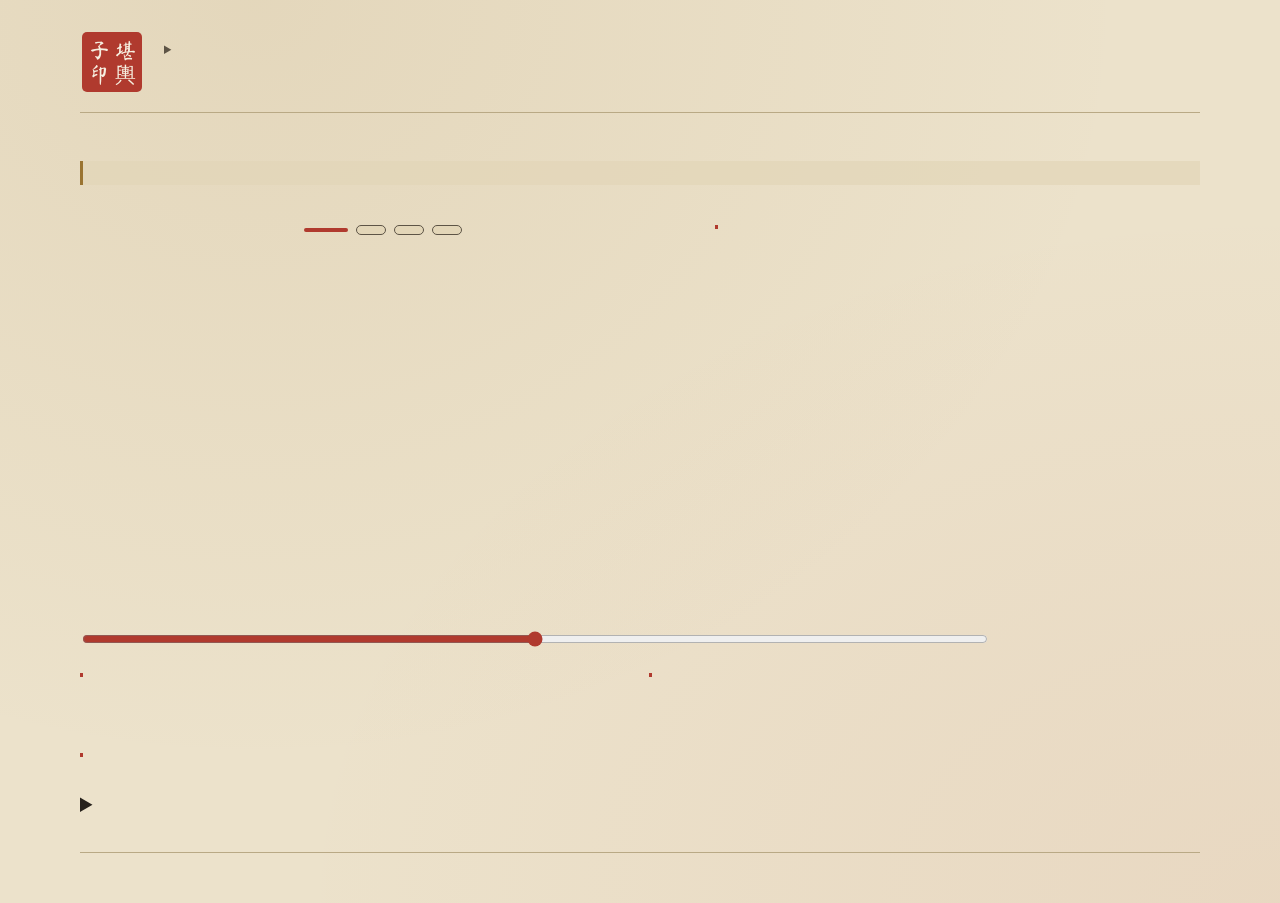
<file: .claude/skills/bazi-mingli/assets/templates/bazi.html>
<!doctype html>
<html lang="__LANG__">
<head>
<meta charset="utf-8">
<meta name="viewport" content="width=device-width, initial-scale=1, viewport-fit=cover">
<title>__TITLE__</title>
<link rel="preconnect" href="https://fonts.googleapis.com">
<link rel="preconnect" href="https://fonts.gstatic.com" crossorigin>
<link rel="stylesheet" href="https://fonts.googleapis.com/css2?family=EB+Garamond:ital,wght@0,400;0,600;1,400&family=Ma+Shan+Zheng&family=Noto+Serif+SC:wght@400;600&display=swap">
<style>
/* 命书：册页上并列四柱，干在上、支在下；柱间以弧线标合冲刑害。下方为大运流年的岁月轴。
   与飞星盘同一套册页配色：浅色宣纸，深色黑漆描金。五行取《五行大义》五色：木青、火赤、土黄、金白、水黑
   （白、黑在纸上难辨，以银灰、玄青代之）。 */
:root {
  --paper: #ece2cb; --paper-2: #e3d6b8; --ink: #26211b; --ink-soft: #5d5446; --rule: #b9a985;
  --cinnabar: #b03a2e; --azurite: #2f5d6e; --gold: #9a7431; --seal-text: #f6efe0;
  --wx-mu: #2f7356; --wx-huo: #b23a2c; --wx-tu: #95701f; --wx-jin: #6f737b; --wx-shui: #1f3a55;
  --font-brush: "Ma Shan Zheng", "STKaiti", "KaiTi", "Kaiti SC", "BiauKai", serif;
  --font-song: "Noto Serif SC", "Songti SC", "STSong", "SimSun", "Noto Serif CJK SC", serif;
  color-scheme: light;
}
/* 英文页：西文用 Garamond；干支字形（命盘本身）仍用楷体 */
:root[lang="en"] { --font-song: "EB Garamond", "Garamond", "Noto Serif SC", "Songti SC", serif; --font-latin: "EB Garamond", "Garamond", serif; }
:root[lang="en"] body { font-size: 16px; line-height: 1.6; }
:root[lang="en"] h1, :root[lang="en"] h2.sec, :root[lang="en"] h3, :root[lang="en"] .leaf h2, :root[lang="en"] .btn-cast,
:root[lang="en"] .now, :root[lang="en"] .yun-card.pre .gz, :root[lang="en"] .slider-row output, :root[lang="en"] .wx-bars .name,
:root[lang="en"] #tip h4, :root[lang="en"] details.glossary summary, :root[lang="en"] details.glossary h4 { font-family: var(--font-latin); font-weight: 600; letter-spacing: 0; }
:root[lang="en"] .wx-bars .name { font-size: 16px; }
:root[lang="en"] .slider-row output { font-size: 19px; }
:root[lang="en"] details.glossary summary { font-size: 19px; }
:root[lang="en"] h1 { font-size: clamp(30px, 5vw, 44px); }
:root[lang="en"] h2.sec, :root[lang="en"] .leaf h2 { font-size: 25px; }
:root[lang="en"] h3 { font-size: 20px; }
:root[lang="en"] .btn-cast { font-size: 18px; padding: 3px 18px; letter-spacing: .04em; }
:root[lang="en"] .col-label { letter-spacing: 0; }
:root[lang="en"] .hid li { white-space: normal; line-height: 1.25; margin-bottom: 3px; }
:root[lang="en"] .hid span { font-size: 12px; }
.glyph .py { display: block; font-family: var(--font-song); font-size: 12px; line-height: 1.2; color: var(--ink-soft); }
@media (prefers-color-scheme: dark) {
  :root:not([data-theme="light"]) {
    --paper: #16120e; --paper-2: #211a14; --ink: #eadcbf; --ink-soft: #b3a283; --rule: #5a4a33;
    --cinnabar: #d9604f; --azurite: #7fb0bf; --gold: #d2a856; --seal-text: #1b130d;
    --wx-mu: #79c29b; --wx-huo: #e5765f; --wx-tu: #d8b05a; --wx-jin: #e4dfd3; --wx-shui: #8db4dc;
    color-scheme: dark;
  }
}
:root[data-theme="dark"] {
  --paper: #16120e; --paper-2: #211a14; --ink: #eadcbf; --ink-soft: #b3a283; --rule: #5a4a33;
  --cinnabar: #d9604f; --azurite: #7fb0bf; --gold: #d2a856; --seal-text: #1b130d;
  --wx-mu: #79c29b; --wx-huo: #e5765f; --wx-tu: #d8b05a; --wx-jin: #e4dfd3; --wx-shui: #8db4dc;
  color-scheme: dark;
}

* { box-sizing: border-box; }
html, body { margin: 0; }
body {
  background: var(--paper);
  background-image:
    radial-gradient(ellipse at 20% 0%, color-mix(in srgb, var(--gold) 10%, transparent), transparent 60%),
    radial-gradient(ellipse at 100% 100%, color-mix(in srgb, var(--cinnabar) 6%, transparent), transparent 55%);
  color: var(--ink); font-family: var(--font-song); font-size: 15px; line-height: 1.75;
  padding-block: max(24px, env(safe-area-inset-top, 0px)) max(32px, env(safe-area-inset-bottom, 0px));
  padding-left: max(16px, env(safe-area-inset-left, 0px));
  padding-right: max(16px, env(safe-area-inset-right, 0px));
}
.page { max-width: 1120px; margin: 0 auto; display: grid; gap: 28px; min-width: 0; }
.wx-木 { color: var(--wx-mu); } .wx-火 { color: var(--wx-huo); } .wx-土 { color: var(--wx-tu); }
.wx-金 { color: var(--wx-jin); } .wx-水 { color: var(--wx-shui); }
.bg-木 { background: var(--wx-mu); } .bg-火 { background: var(--wx-huo); } .bg-土 { background: var(--wx-tu); }
.bg-金 { background: var(--wx-jin); } .bg-水 { background: var(--wx-shui); }
:focus-visible { outline: 2px solid var(--gold); outline-offset: 3px; }

/* 题签 */
header.title { display: flex; gap: 20px; align-items: flex-start; flex-wrap: wrap; border-bottom: 1px solid var(--rule); padding-bottom: 18px; }
.seal { width: 64px; height: 64px; flex: none; margin-top: 6px; }
.seal rect { fill: var(--cinnabar); }
.seal text { fill: var(--seal-text); font-family: var(--font-brush); font-size: 21px; text-anchor: middle; dominant-baseline: central; }
.title-text { min-width: 0; flex: 1 1 320px; }
h1 { font-family: var(--font-brush); font-weight: 400; font-size: clamp(34px, 6vw, 52px); line-height: 1.1; margin: 0; letter-spacing: .04em; text-wrap: balance; }
.facts { display: flex; flex-wrap: wrap; gap: 4px 18px; margin: 8px 0 0; padding: 0; list-style: none; color: var(--ink-soft); font-size: 14px; }
.facts b { color: var(--ink); font-weight: 600; }
.warn { color: var(--cinnabar); font-size: 14px; margin: 6px 0 0; }
.time-lines { margin: 6px 0 0; color: var(--ink-soft); font-size: 13px; }
.time-lines summary { cursor: pointer; width: fit-content; }
.time-lines p { margin: 2px 0; }

h2.sec, h3 { font-family: var(--font-brush); font-weight: 400; }
h2.sec { font-size: 28px; margin: 0 0 8px; line-height: 1.3; }
h3 { font-size: 22px; margin: 0 0 6px; line-height: 1.3; }

/* 版心：左命盘、右批注 */
.board-wrap { display: grid; grid-template-columns: minmax(0, 1.25fr) minmax(0, 1fr); gap: 28px; align-items: start; }
@media (max-width: 860px) { .board-wrap { grid-template-columns: minmax(0, 1fr); } }
.plate { display: grid; gap: 10px; min-width: 0; }
.toolbar { display: flex; flex-wrap: wrap; gap: 8px; justify-content: center; align-items: center; }
.chip { font: inherit; font-size: 14px; color: var(--ink-soft); background: transparent; border: 1px solid var(--rule); border-radius: 999px; padding: 4px 14px; cursor: pointer; }
.chip[aria-pressed="true"] { color: var(--ink); border-color: var(--ink-soft); background: var(--paper-2); }
.btn-cast { font-family: var(--font-brush); font-size: 22px; color: var(--seal-text); background: var(--cinnabar); border: 0; border-radius: 4px; padding: 2px 22px; cursor: pointer; letter-spacing: .2em; }
.btn-cast:hover { filter: brightness(1.08); }

.chart { display: grid; gap: 0; }
.band { width: 100%; height: auto; display: block; overflow: visible; }
.band .arc { fill: none; stroke-width: 1.6; cursor: pointer; }
.band .arc.he { stroke: var(--gold); }
.band .arc.chong { stroke: var(--cinnabar); stroke-width: 2; }
.band .arc.xing, .band .arc.hai { stroke: var(--cinnabar); stroke-dasharray: 5 4; }
.band .arc.que { stroke: var(--rule); stroke-dasharray: 2 4; }
.band .arc.on { stroke-width: 3.2; }
.band g { outline: none; }
.band g:focus-visible .arc { stroke-width: 3.2; filter: drop-shadow(0 0 2px var(--gold)); }
.band .hit { stroke: transparent; stroke-width: 14; fill: none; cursor: pointer; }
.band text { font-family: var(--font-song); font-size: 13px; fill: var(--ink-soft); text-anchor: middle; dominant-baseline: central; pointer-events: none; }
.band text.lab-bg { stroke: var(--paper); stroke-width: 5px; paint-order: stroke; }
.band.off { display: none; }

.cols { display: grid; grid-template-columns: repeat(var(--n, 4), minmax(0, 1fr)); gap: 8px; }
.col { background: var(--paper-2); border: 1px solid var(--rule); border-radius: 4px; padding: 8px 4px 10px; text-align: center; display: grid; gap: 2px; justify-items: center; align-content: start; min-width: 0;
       transform-origin: 50% 50%; transition: transform .55s cubic-bezier(.2,.7,.2,1), opacity .55s; }
.col.day { border-color: var(--cinnabar); box-shadow: inset 0 0 0 1px color-mix(in srgb, var(--cinnabar) 40%, transparent); }
.col.flip { transform: perspective(600px) rotateY(88deg); opacity: 0; }
.col-label { font-size: 13px; color: var(--ink-soft); letter-spacing: .1em; }
.ss { font-size: 13px; color: var(--ink-soft); min-height: 1.6em; }
.col.day .ss { color: var(--cinnabar); }
.glyph { font-family: var(--font-brush); font-size: clamp(40px, 9vw, 62px); line-height: 1.1; background: transparent; border: 0; border-radius: 4px; padding: 0 6px; cursor: pointer; }
.glyph:hover { background: color-mix(in srgb, var(--gold) 12%, transparent); }
.glyph.sel { background: color-mix(in srgb, var(--gold) 24%, transparent); box-shadow: 0 0 0 1.5px var(--gold); }
.glyph.lit { text-shadow: 0 0 0.5px currentColor; background: color-mix(in srgb, var(--gold) 16%, transparent); }
.hid { list-style: none; margin: 4px 0 0; padding: 0; display: grid; gap: 0; font-size: 13px; line-height: 1.5; }
.hid li { white-space: nowrap; }
.hid b { font-family: var(--font-brush); font-weight: 400; font-size: 18px; margin-right: 3px; }
.hid span { color: var(--ink-soft); }
.hid.off { display: none; }
.meta { font-size: 12px; color: var(--ink-soft); line-height: 1.5; }
.tag { display: inline-block; font-size: 11px; border: 1px solid var(--rule); border-radius: 3px; padding: 0 4px; margin: 1px; color: var(--ink-soft); white-space: nowrap; }
.tag.kong { border-color: var(--cinnabar); color: var(--cinnabar); }
.legend-line { display: flex; flex-wrap: wrap; gap: 4px 14px; justify-content: center; font-size: 12px; color: var(--ink-soft); margin: 2px 0 0; }
.legend-line i { display: inline-block; width: 18px; height: 0; border-top: 2px solid; vertical-align: 3px; margin-right: 4px; }
.legend-line .dot { display: inline-block; width: 9px; height: 9px; border-radius: 50%; margin-right: 4px; vertical-align: 0; }
@media (max-width: 420px) { .hid { font-size: 12px; } .hid b { font-size: 16px; } .hid span.qi { display: none; } .tag .g { display: block; margin-left: 0; } .tag { white-space: normal; } }

/* 批注栏 */
aside.notes { display: grid; gap: 18px; min-width: 0; }
.leaf { border-left: 3px solid var(--cinnabar); padding: 2px 0 2px 16px; min-width: 0; }
.leaf h2 { font-family: var(--font-brush); font-weight: 400; font-size: 28px; margin: 0; line-height: 1.3; }
.leaf .sub { color: var(--ink-soft); font-size: 13px; margin: 0 0 6px; }
.leaf ul.facts-list { margin: 6px 0; padding-left: 1.2em; }
.leaf ul.facts-list li { margin: 2px 0; }
.note { margin: 8px 0 0; white-space: pre-wrap; }
.note.empty { color: var(--ink-soft); font-size: 14px; }
.advice { margin: 6px 0 0; padding-left: 1.3em; }

/* 岁月轴 */
section.yun { display: grid; gap: 12px; min-width: 0; }
.track { display: grid; grid-auto-flow: column; grid-auto-columns: minmax(84px, 1fr); gap: 6px; overflow-x: auto; padding: 4px 2px 8px; scroll-snap-type: x proximity; }
.yun-card { font: inherit; background: var(--paper-2); color: var(--ink); border: 1px solid var(--rule); border-radius: 4px; padding: 6px 4px; cursor: pointer; text-align: center; scroll-snap-align: start; position: relative; }
.yun-card .gz { font-family: var(--font-brush); font-size: 28px; line-height: 1.15; display: block; }
.yun-card .y { font-size: 12px; color: var(--ink-soft); display: block; }
.yun-card[aria-pressed="true"] { border-color: var(--gold); box-shadow: inset 0 0 0 1.5px var(--gold); }
.yun-card.pre .gz { font-size: 20px; color: var(--ink-soft); }
.now { position: absolute; top: -8px; right: -4px; font-family: var(--font-brush); font-size: 14px; color: var(--seal-text); background: var(--cinnabar); border-radius: 3px; padding: 0 5px; line-height: 1.5; }
.slider-row { display: flex; gap: 12px; align-items: center; flex-wrap: wrap; }
.slider-row input[type=range] { flex: 1 1 240px; accent-color: var(--cinnabar); min-width: 0; }
.slider-row output { font-family: var(--font-brush); font-size: 22px; min-width: 9em; }
.years { display: grid; grid-template-columns: repeat(10, minmax(0, 1fr)); gap: 4px; }
@media (max-width: 640px) { .years { grid-template-columns: repeat(5, minmax(0, 1fr)); } }
.year { font: inherit; background: transparent; color: var(--ink); border: 1px solid var(--rule); border-radius: 3px; padding: 2px 0; cursor: pointer; text-align: center; position: relative; }
.year .gz { font-family: var(--font-brush); font-size: 20px; display: block; line-height: 1.2; }
.year .y { font-size: 11px; color: var(--ink-soft); display: block; }
.year[aria-pressed="true"] { background: var(--paper-2); border-color: var(--gold); box-shadow: inset 0 0 0 1.5px var(--gold); }
.year.has-rel::after { content: ""; position: absolute; top: 3px; right: 3px; width: 5px; height: 5px; border-radius: 50%; background: var(--cinnabar); }
.year.has-note::before { content: ""; position: absolute; top: 3px; left: 3px; width: 5px; height: 5px; border-radius: 50%; background: var(--gold); }
.yun-detail { display: grid; grid-template-columns: minmax(0, 1fr) minmax(0, 1fr); gap: 18px; }
@media (max-width: 700px) { .yun-detail { grid-template-columns: minmax(0, 1fr); } }

/* 下栏 */
.lower { display: grid; grid-template-columns: minmax(0, 1.2fr) minmax(0, 1fr); gap: 28px; align-items: start; }
@media (max-width: 860px) { .lower { grid-template-columns: minmax(0, 1fr); } }
blockquote { margin: 8px 0; padding: 8px 14px; border-left: 3px solid var(--gold); background: color-mix(in srgb, var(--paper-2) 70%, transparent); font-size: 15px; }
blockquote .k { display: inline-block; font-size: 12px; color: var(--ink-soft); border: 1px solid var(--rule); border-radius: 3px; padding: 0 5px; margin-right: 6px; }
.src { font-size: 13px; color: var(--ink-soft); margin: 4px 0 0; }
.src a { color: inherit; }
.wx-bars { margin-top: 4px; display: grid; grid-template-columns: auto minmax(0, 1fr) minmax(0, 1fr); gap: 4px 10px; align-items: center; font-size: 13px; }
.wx-bars .h { color: var(--ink-soft); font-size: 12px; }
.wx-bars .name { font-family: var(--font-brush); font-size: 20px; line-height: 1; }
.bar { height: 12px; display: flex; align-items: center; gap: 6px; }
.bar span.fill { display: inline-block; height: 10px; border-radius: 2px; min-width: 2px; }
.bar span.n { font-size: 12px; color: var(--ink-soft); }
.siling { display: flex; gap: 4px; margin: 6px 0; }
.siling div { border: 1px solid var(--rule); border-radius: 3px; padding: 2px 6px; font-size: 13px; text-align: center; color: var(--ink-soft); }
.siling div.on { border-color: var(--gold); color: var(--ink); background: var(--paper-2); box-shadow: inset 0 0 0 1px var(--gold); }
#wx, #shensha { margin-top: 20px; }
.ss-list { list-style: none; padding: 0; margin: 6px 0; display: grid; gap: 4px; font-size: 14px; }
.ss-list b { font-weight: 600; }

/* 白话：一眼看懂、术语按钮、释义卡、术语表 */
section.plain { display: grid; gap: 12px; }
.plain-lead { font-size: 17px; line-height: 1.85; margin: 0; padding: 12px 16px; border-left: 3px solid var(--gold); background: color-mix(in srgb, var(--paper-2) 70%, transparent); }
.plain-lead p { margin: 0 0 8px; } .plain-lead p:last-child { margin: 0; }
.plain-lead.empty { font-size: 14px; color: var(--ink-soft); }
.plain-grid { display: grid; grid-template-columns: repeat(auto-fit, minmax(240px, 1fr)); gap: 12px; }
.pcard { background: var(--paper-2); border: 1px solid var(--rule); border-radius: 4px; padding: 12px 14px; min-width: 0; }
.pcard h3 { font-size: 20px; margin: 0 0 4px; }
.pcard p { margin: 4px 0; }
.pcard .big { font-family: var(--font-brush); font-size: 52px; line-height: 1; float: left; margin: 2px 12px 0 0; }
.pcard .q { color: var(--ink-soft); font-size: 14px; }
.pcard .hint { color: var(--ink-soft); font-size: 13px; }
.term { font: inherit; color: inherit; background: none; border: 0; padding: 0; margin: 0; cursor: help; border-bottom: 1px dotted currentColor; text-underline-offset: 3px; }
.term:hover { color: var(--gold); }
.qmark { font: inherit; font-size: 13px; color: var(--ink-soft); background: none; border: 1px solid var(--rule); border-radius: 50%; width: 1.6em; height: 1.6em; line-height: 1.4; padding: 0; margin-left: 8px; cursor: help; vertical-align: 4px; font-family: var(--font-song); }
.gloss { font-size: 12px; color: var(--gold); line-height: 1.2; min-height: 1.2em; }
.plain-off .gloss, .plain-off .tag .g { display: none; }
.tag .g { color: var(--gold); margin-left: 2px; }
#tip { position: fixed; left: 50%; bottom: max(16px, env(safe-area-inset-bottom, 0px)); transform: translateX(-50%); width: min(560px, calc(100vw - 32px)); background: var(--paper-2); color: var(--ink); border: 1px solid var(--gold); border-radius: 6px; box-shadow: 0 8px 28px rgba(0,0,0,.25); padding: 12px 40px 12px 16px; z-index: 10; }
#tip[hidden] { display: none; }
#tip h4 { font-family: var(--font-brush); font-weight: 400; font-size: 22px; margin: 0 0 2px; }
#tip p { margin: 4px 0; }
#tip .basis { font-size: 12px; color: var(--ink-soft); }
#tip button.x { position: absolute; top: 6px; right: 8px; font-size: 20px; background: none; border: 0; color: var(--ink-soft); cursor: pointer; }
details.glossary summary { cursor: pointer; font-family: var(--font-brush); font-size: 22px; }
details.glossary dl { display: grid; grid-template-columns: max-content minmax(0, 1fr); gap: 4px 14px; margin: 10px 0 0; font-size: 14px; }
details.glossary dt { font-weight: 600; }
details.glossary dd { margin: 0; }
details.glossary dd .basis { color: var(--ink-soft); font-size: 12px; }
:root[lang="en"] details.glossary dl { grid-template-columns: minmax(0, 16em) minmax(0, 1fr); }
@media (max-width: 560px) { :root[lang="en"] details.glossary dl { grid-template-columns: minmax(0, 1fr); } :root[lang="en"] details.glossary dd { margin-bottom: 8px; } }
details.glossary h4 { grid-column: 1 / -1; margin: 10px 0 0; font-family: var(--font-brush); font-weight: 400; font-size: 18px; }
.why { margin: 6px 0 0; padding-left: 1.2em; font-size: 13px; color: var(--ink-soft); }

footer { border-top: 1px solid var(--rule); padding-top: 14px; color: var(--ink-soft); font-size: 13px; display: grid; gap: 4px; }
footer p { margin: 0; }
@media (prefers-reduced-motion: reduce) { .col { transition: none; } }
</style>
</head>
<body>
<div class="page">
  <header class="title">
    <svg class="seal" viewBox="0 0 64 64" aria-hidden="true">
      <rect x="2" y="2" width="60" height="60" rx="5"></rect>
      <text x="45" y="20">堪</text><text x="45" y="44">輿</text>
      <text x="19" y="20">子</text><text x="19" y="44">印</text>
    </svg>
    <div class="title-text">
      <h1 id="title"></h1>
      <ul class="facts" id="facts"></ul>
      <div id="warnings"></div>
      <details class="time-lines" id="time-lines"><summary data-t="method"></summary></details>
    </div>
  </header>

  <section class="plain" aria-labelledby="plain-title">
    <h2 class="sec" id="plain-title" data-t="plainTitle"></h2>
    <div class="plain-lead" id="plain-lead"></div>
    <div class="plain-grid" id="plain-grid"></div>
  </section>

  <div class="board-wrap">
    <div class="plate">
      <div class="toolbar" role="group" id="toolbar">
        <button class="btn-cast" id="cast" type="button" data-t="cast"></button>
        <button class="chip" type="button" data-toggle="plain" aria-pressed="true" data-t="tPlain"></button>
        <button class="chip" type="button" data-toggle="rel" aria-pressed="true" data-t="tRel"></button>
        <button class="chip" type="button" data-toggle="hid" aria-pressed="true" data-t="tHid"></button>
      </div>
      <div class="chart" id="chart">
        <svg class="band" id="band-gan" role="img"></svg>
        <div class="cols" id="cols"></div>
        <svg class="band" id="band-zhi" role="img"></svg>
      </div>
      <div class="legend-line" id="legend"></div>
    </div>
    <aside class="notes" aria-live="polite">
      <div class="leaf" id="detail"></div>
    </aside>
  </div>

  <section class="yun" aria-labelledby="yun-title">
    <h2 class="sec" id="yun-title" data-t="yunTitle"></h2>
    <div class="track" id="track" role="group"></div>
    <div class="slider-row">
      <input type="range" id="slider">
      <output id="slider-out" for="slider"></output>
    </div>
    <div class="years" id="years" role="group"></div>
    <div class="yun-detail">
      <div class="leaf" id="dayun-detail"></div>
      <div class="leaf" id="year-detail"></div>
    </div>
  </section>

  <div class="lower">
    <section aria-labelledby="th-title">
      <h2 class="sec" id="th-title" data-t="thTitle"></h2>
      <div id="tiaohou"></div>
    </section>
    <section aria-labelledby="facts-title">
      <h2 class="sec" id="facts-title" data-t="factsTitle"></h2>
      <div id="siling"></div>
      <div id="wx"></div>
      <div id="shensha"></div>
    </section>
  </div>

  <section class="leaf" id="overall"></section>

  <details class="glossary" id="glossary"><summary data-t="glossary"></summary><dl id="glossary-list"></dl></details>

  <div id="tip" role="dialog" aria-live="polite" hidden><button class="x" type="button">×</button><h4></h4><p class="plain-text"></p><p class="basis"></p></div>

  <footer>
    <p id="source"></p>
    <p data-t="disclaimer"></p>
  </footer>
</div>

<script id="chart-data" type="application/json">__DATA__</script>
<script>
(function () {
  "use strict";
  var D = JSON.parse(document.getElementById("chart-data").textContent);
  var EN = D.lang === "en";
  var N = D.pillars.length;
  var notes = D.notes || {};
  var reduce = window.matchMedia && window.matchMedia("(prefers-reduced-motion: reduce)").matches;
  var SVGNS = "http://www.w3.org/2000/svg";
  var WXS = "木火土金水".split("");
  function h(tag, cls, text, parent) {
    var n = document.createElement(tag);
    if (cls) n.className = cls;
    if (text != null) n.textContent = text;
    if (parent) parent.appendChild(n);
    return n;
  }
  function s(tag, attrs, text, parent) {
    var n = document.createElementNS(SVGNS, tag);
    for (var k in attrs) n.setAttribute(k, attrs[k]);
    if (text != null) n.textContent = text;
    if (parent) parent.appendChild(n);
    return n;
  }
  function txt(parent, t) { parent.appendChild(document.createTextNode(t)); }
  /* 显示名：数据键是中文，英文页查 D.names（脚本由 terms_en 生成） */
  function nm(k) { return EN ? (D.names[k] || k) : k; }
  function wxName(k) { return nm(k); }
  function gzName(gz) { return EN ? nm(gz[0]) + nm(gz[1]).toLowerCase() : gz; }
  function ganName(c) { return EN ? nm(c) + " " + nm(WX_OF[c]) : c + WX_OF[c]; }
  function wxSpan(ch, wx, parent, cls) { return h("span", "wx-" + wx + (cls ? " " + cls : ""), ch, parent); }
  var WX_OF = {};
  "甲乙寅卯".split("").forEach(function (c) { WX_OF[c] = "木"; });
  "丙丁巳午".split("").forEach(function (c) { WX_OF[c] = "火"; });
  "戊己辰戌丑未".split("").forEach(function (c) { WX_OF[c] = "土"; });
  "庚辛申酉".split("").forEach(function (c) { WX_OF[c] = "金"; });
  "壬癸亥子".split("").forEach(function (c) { WX_OF[c] = "水"; });
  function gzSpans(gz, parent) { wxSpan(gz[0], WX_OF[gz[0]], parent); wxSpan(gz[1], WX_OF[gz[1]], parent); if (EN) txt(parent, " " + gzName(gz)); }
  var G = D.glossary;

  /* ---- 界面文字 ---- */
  var SM = "San Ming Tong Hui 三命通会";
  var I18N = {
    zh: {
      method: "排盘口径", plainTitle: "一眼看懂", cast: "排盘", tPlain: "白话", tRel: "合冲刑害", tHid: "藏干",
      display: "显示", bandGan: "天干关系", bandZhi: "地支关系", yunTitle: "大运流年", track: "大运", slider: "拖动选择年份", years: "流年",
      thTitle: "调候 · 《穷通宝鉴》原文", factsTitle: "月令 · 五行 · 神煞", glossary: "术语表：看不懂的词都在这里", close: "关闭",
      disclaimer: "命理为传统文化的一种推演，不定人生。柱中干支、藏干、关系与神煞由脚本查表得出；旺衰、格局、用神是解读，见批注与对话。",
      sep: "：", list: "、", semi: "；", basis: "出处 / 口径：", explainOf: function (l) { return l + "：查看白话解释"; }, whatIs: function (k) { return k + "是什么"; },
      title: function () { return D.gender + " · " + D.day_gan + D.day_wx + "日主"; },
      col: function (p) { return p.name + "柱"; }, pos: function (name, side) { return name + side; },
      you: "你自己",
      ssExplain: function (k) { var x = G.shishen[k]; return { title: k + "（" + x[0] + "）", text: x[1] + "。通行释义：" + x[2] + "。", basis: "子平通行释义 ⚖；十神是比喻，不是命定" }; },
      csExplain: function (k) { var x = G.changsheng[k]; return { title: k + "（" + x[0] + "）", text: "日主在这个地支上的状态。《三命提要》：「" + x[1] + "」", basis: "✅《三命通会》卷二；原书言见生旺「未必便作吉论」，见休囚死绝「未必便作凶言」" }; },
      wxExplain: function (k) { return { title: "「" + k + "」", text: G.wangxiang[k] + "。", basis: G.terms["旺相休囚死"][1] }; },
      termTitle: function (k) { return k; },
      csGloss: function (k) { return G.changsheng[k][0]; },
      kinds: [["he", "合"], ["chong", "冲"], ["xing", "刑·害"], ["que", "三合缺一"]],
      emptyPillar: "此柱未作批注。点其他干支查看，或在对话中继续追问。",
      ganSub: function (p) { var e = G.shishen[p.gan_ss]; return p.gan_yy + p.gan_wx + " · " + (p.name === "日" ? "日主：代表你自己" : p.gan_ss + "（" + e[0] + "）：" + e[1]); },
      ganNote: function (p) { return p.name === "日" ? "《三命通会》：" + p.gan + "「" + G.gan_xiang[p.gan] + "」。" : "通行释义：" + G.shishen[p.gan_ss][2] + "。"; },
      roots: function (rs) { return rs.length ? "在" + rs.map(function (r) { return r.pillar + "支" + r.zhi + "（" + r.qi + r.hidden + "）"; }).join("、") + "有根，站得住" : "四个地支里都没有同五行的字，无根"; },
      touFrom: function (from) { return "这个字从" + from.map(function (q) { return q.p + "支" + q.zhi + q.qi + q.hidden; }).join("、") + "透出"; },
      zhiSub: function (p) { return p.zhi_yy + p.zhi_wx + " · 日主" + D.day_gan + "在这里是「" + p.changsheng + "」（" + G.changsheng[p.changsheng][0] + "）"; },
      hidden: function (x) { return x.gan + "（" + x.qi + "·" + x.ss + "，" + G.shishen[x.ss][0] + "）"; }, hiddenSep: "　",
      touTo: function (t) { return t.hidden + "透到" + t.at.map(function (a) { return a + "干"; }).join("、"); },
      monthCmd: function () { return "出生在" + D.wangxiang.season + "，" + D.wangxiang.wang + "当令；" + D.siling.jie + "后第" + D.siling.day_n + "日，" + D.siling.ruler + "司令"; },
      shenshaHere: "神煞（查表）：", kong: function () { return "落在日柱的旬空（" + D.pillars[2].xunkong + "）里"; },
      relsHere: "和其他字的关系：", relTitle: function (k) { return k === "三合缺一" ? k : k; },
      pre: "起运前", preSub: "出生到第一次交运之前，还没有进入大运。", now: "今", age: function (a) { return a + "岁"; },
      sliderOut: function (y, yr) { return y + " " + yr.gz + " · " + yr.age + "岁"; }, yearAria: function (x) { return x.year + "年" + x.gz; },
      dayunHead: "大运 ", dayunSub: function (d) { return d.start + " 起这十年 · " + d.age + "开始"; },
      dayunPlain: function (gz, d, el) {
        txt(el, "天干" + gz[0] + "是你的"); term(d.gan_ss, d.gan_ss, el);
        txt(el, "（" + G.shishen[d.gan_ss][2] + "），地支" + gz[1] + "是"); term(d.zhi_ss, d.zhi_ss, el);
        txt(el, "（" + G.shishen[d.zhi_ss][0] + "）；日主在" + gz[1] + "为「"); term(d.cs, d.cs, el);
        txt(el, "」（" + G.changsheng[d.cs][0] + "）。");
      },
      noRel: "与原局无合冲刑害", emptyDayun: "此步大运未作批注。",
      yearHead: function (y) { return y + " 流年 "; }, yearSub: function (yr) { return yr.age + "周岁"; },
      yearPlain: function (yr, el) {
        txt(el, "这一年的天干" + yr.gz[0] + "是你的"); term(yr.ss, yr.ss, el);
        txt(el, "（" + G.shishen[yr.ss][2] + "）；日主在" + yr.gz[1] + "为「"); term(yr.cs, yr.cs, el);
        txt(el, "」（" + G.changsheng[yr.cs][0] + "）。");
      },
      emptyYear: "此年未作批注。",
      thSub: function () { return D.tiaohou.section + " · " + D.tiaohou.month + D.day_gan + D.day_wx + "（月令按节气，" + D.month_zhi + "月）"; },
      thKind: function (k) { return k; },
      thSrc: "维基文库《窮通寶鑑》原文，按日干与月令检出，未作概括。专论＝本月专段，合论＝两月共段，季论＝一季总论。",
      slHead: function () { return "月令 " + D.month_zhi + " · " + D.siling.ruler + "司令"; },
      slNote: function () { return "生于" + D.wangxiang.season + "，" + D.wangxiang.wang + "当令（这个季节最强）。各五行此时：" + WXS.map(function (k) { return k + D.wangxiang.states[k]; }).join(" ") + "。"; },
      slSub: function () { return "交" + D.siling.jie + "于 " + D.siling.jie_time + "（北京时间），生于其后第 " + D.siling.day_n + " 日。《三命通会》人元司事："; },
      slCell: function (t) { return t.name + " " + t.days + "日"; }, slOn: function (t) { return t.name === D.siling.ruler; },
      wxHead: "五行个数", wxSub: "只是字数统计，不代表强弱；某个五行是 0，也不等于需要「补」。",
      wxCols: function () { return ["天干地支（" + N * 2 + "字）", "藏干"]; },
      ssHead: "神煞（查表）", ssNone: "禄、羊刃、天乙贵人、驿马、咸池、空亡均未见于柱中。",
      ssItem: function (x) { return "：依" + x.basis + "查得" + x.targets + "，见于" + x.hits.join("、") + "。"; }, ssLabel: function (x) { return x.name; },
      ssSrc: "据《三命通会》查表。原书亦言见生旺者「未必便作吉论」、休囚死绝「未必便作凶言」，神煞不单独定吉凶。",
      overall: "盘断（专业版）", basisOf: "依据：", overallEmpty: "旺衰、格局、用神的论断见对话。",
      leadEmpty: "下面是排盘得出的几条事实。强弱、喜用的判断请看对话中的解读。",
      c1: "代表你的字", c1p: function (el) { term("日主", "日主", el); txt(el, "是" + D.day_gan + D.day_wx + "（" + D.day_yy + D.day_wx + "）。"); },
      c1q: function () { return "《三命通会》：" + D.day_gan + D.day_wx + "「" + G.gan_xiang[D.day_gan] + "」。"; },
      c1h: "八字以出生那天的天干代表你自己，其余七个字都是围绕它的环境。",
      c2: "出生的季节",
      c2p: function (w, el) { txt(el, "生在" + w.season + "（" + D.month_zhi + "月，" + D.siling.jie + "后第 " + D.siling.day_n + " 日），这时" + w.wang + "最旺。你的" + D.day_wx + "此时为"); term("「" + w.day + "」", "旺相:" + w.day, el); txt(el, "：" + G.wangxiang[w.day] + "。"); },
      c2h: "季节只是看强弱的第一步，还要看地支里有没有根、周围有没有帮手。",
      c3: "五行个数", c3p: function () { return WXS.map(function (k) { return k + D.wuxing.count[k]; }).join("、") + "（天干地支共 " + N * 2 + " 字）。"; },
      c3h: function (zero) { return zero.length ? "没有" + zero.join("、") + "：这只是字面上没有，不等于「缺什么就要补什么」，要看整张盘需要什么。" : "五行都有出现。个数只是字数，不代表强弱。"; },
      c4: function (fy) { return fy === D.today_year ? "现在这几年" : fy + " 年前后"; },
      c4pre: function () { return "还没有交运（" + D.dayun[0].start + " 起第一步大运）。"; },
      c4yun: function (sp, el) { txt(el, sp.d.start_year + " 起走" + sp.gz + "大运，天干是"); term(sp.d.gan_ss, sp.d.gan_ss, el); txt(el, "（" + G.shishen[sp.d.gan_ss][2] + "）。"); },
      c4year: function (fy, yr, el) { txt(el, fy + " 年是" + yr.gz + "年，天干是"); term(yr.ss, yr.ss, el); txt(el, "（" + G.shishen[yr.ss][2] + "）"); txt(el, yr.relations.length ? "，与你的盘有 " + yr.relations.length + " 处关系。" : "，与你的盘没有合冲刑害。"); },
      c4h: "十神是比喻，说的是倾向，不是定数。点下面「大运流年」里的年份看细节。",
      gTerms: "常用术语", gSs: "十神（子平通行释义 ⚖）", gCs: "十二长生（✅《三命通会》引《三命提要》）", gWx: "旺相休囚死（✅《三命通会》）",
      gSsItem: function (k, x) { return [k + " · " + x[0], x[1] + "。" + x[2] + "。"]; },
      gCsItem: function (k, x) { return [k + " · " + x[0], "「" + x[1] + "」"]; },
      gWxItem: function (k) { return [k, G.wangxiang[k]]; }, gTermItem: function (k) { return k; }
    },
    en: {
      method: "How the chart was cast", plainTitle: "At a glance", cast: "Cast the chart", tPlain: "Plain English", tRel: "Relations", tHid: "Hidden stems",
      display: "Display", bandGan: "Stem relations", bandZhi: "Branch relations", yunTitle: "Luck Pillars and years", track: "Luck Pillars", slider: "Drag to choose a year", years: "Years",
      thTitle: "Climate adjustment · Qiong Tong Bao Jian 穷通宝鉴 original text", factsTitle: "Month Command · Elements · Auxiliary stars",
      glossary: "Glossary: every term on this page", close: "Close",
      disclaimer: "Bazi is a traditional way of reasoning about life, not a verdict on it. The stems, branches, hidden stems, relations and auxiliary stars are looked up by script; strength, structure and the Useful God are interpretation: see the notes and the chat.",
      sep: ": ", list: ", ", semi: "; ", basis: "Source / school: ", explainOf: function (l) { return l + ": plain explanation"; }, whatIs: function (k) { return "What is " + nm(k) + "?"; },
      title: function () { return D.gender + " · Day Master " + ganName(D.day_gan); },
      col: function (p) { return nm(p.name); }, pos: function (name, side) { return nm(name) + (side === "干" ? " stem" : " branch"); },
      you: "you",
      ssExplain: function (k) { var x = G.shishen[k]; return { title: nm(k) + " (" + D.term_py[k] + " " + k + ")", text: "Relation: " + x[1] + ". Common reading: " + x[2] + ".", basis: "common Ziping reading ⚖; the Ten Gods are metaphors, not fate" }; },
      csExplain: function (k) { var x = G.changsheng[k]; return { title: nm(k) + " (" + D.term_py[k] + " " + k + ")", text: "The Day Master's state on this branch: " + x[0] + ". San Ming Ti Yao 三命提要: 「" + x[1] + "」 “" + x[2] + "” (our translation)", basis: "✅ " + SM + ", vol. 2; the book says strong stages are 'not necessarily good' and weak ones 'not necessarily bad'" }; },
      wxExplain: function (k) { return { title: nm("旺相:" + k) + " (" + k + ")", text: G.wangxiang[k] + ".", basis: G.terms["旺相休囚死"][1] }; },
      termTitle: function (k) { return nm(k) + (D.term_py[k] ? " (" + D.term_py[k] + " " + k.replace("（桃花）", "") + ")" : ""); },
      csGloss: function (k) { return G.changsheng[k][0]; },
      kinds: [["he", "combine"], ["chong", "clash"], ["xing", "punish · harm"], ["que", "incomplete trio"]],
      emptyPillar: "No note for this pillar. Tap another character, or ask in the chat.",
      ganSub: function (p) { var e = G.shishen[p.gan_ss]; return nm(p.gan_yy) + " " + nm(p.gan_wx) + " · " + (p.name === "日" ? "Day Master: this stands for you" : nm(p.gan_ss) + " (" + e[0] + "): " + e[1]); },
      ganNote: function (p) { return p.name === "日" ? SM + ": " + ganName(p.gan) + " 「" + G.gan_xiang[p.gan] + "」 “" + G.gan_xiang_en[p.gan] + "” (our translation)." : "Common reading: " + G.shishen[p.gan_ss][2] + "."; },
      roots: function (rs) { return rs.length ? "rooted in " + rs.map(function (r) { return nm(r.pillar) + " branch " + nm(r.zhi) + " (" + nm(r.hidden) + ", " + nm(r.qi) + ")"; }).join(", ") + "; it stands firm" : "no branch holds the same element: no root"; },
      touFrom: function (from) { return "revealed from " + from.map(function (q) { return nm(q.p) + " branch " + nm(q.zhi) + " (" + nm(q.hidden) + ", " + nm(q.qi) + ")"; }).join(", "); },
      zhiSub: function (p) { return nm(p.zhi_yy) + " " + nm(p.zhi_wx) + " · here the Day Master " + nm(D.day_gan) + " is " + G.changsheng[p.changsheng][0] + " (" + nm(p.changsheng) + " stage)"; },
      hidden: function (x) { return nm(x.gan) + " (" + nm(x.qi) + " · " + nm(x.ss) + ", " + G.shishen[x.ss][0] + ")"; }, hiddenSep: "; ",
      touTo: function (t) { return nm(t.hidden) + " appears in the " + t.at.map(function (a) { return nm(a) + " stem"; }).join(", "); },
      monthCmd: function () { return "born in " + D.wangxiang.season_en + ", when " + nm(D.wangxiang.wang) + " is in season; day " + D.siling.day_n + " after " + D.siling.jie_en + ", " + D.siling.ruler_en + " rules"; },
      shenshaHere: "Auxiliary stars (by table): ", kong: function () { return "falls in the Void of the Day pillar (" + D.pillars[2].xunkong.split("").map(nm).join(", ") + ")"; },
      relsHere: "Relations with other characters: ", relTitle: function (k) { return nm(k).replace(/^./, function (c) { return c.toUpperCase(); }); },
      pre: "Before luck", preSub: "From birth until the first Luck Pillar begins.", now: "now", age: function (a) { return "age " + a; },
      sliderOut: function (y, yr) { return y + " " + gzName(yr.gz) + " · age " + yr.age; }, yearAria: function (x) { return x.year + " " + gzName(x.gz); },
      dayunHead: "Luck Pillar ", dayunSub: function (d) { return "ten years from " + d.start + " · from " + d.age; },
      dayunPlain: function (gz, d, el) {
        txt(el, "The stem " + nm(gz[0]) + " is your "); term(nm(d.gan_ss), d.gan_ss, el);
        txt(el, " (" + G.shishen[d.gan_ss][2] + "); the branch " + nm(gz[1]) + " is your "); term(nm(d.zhi_ss), d.zhi_ss, el);
        txt(el, " (" + G.shishen[d.zhi_ss][0] + "); on " + nm(gz[1]) + " the Day Master is " + G.changsheng[d.cs][0] + " ("); term(nm(d.cs), d.cs, el);
        txt(el, " stage).");
      },
      noRel: "No combinations, clashes, punishments or harms with the natal chart", emptyDayun: "No note for this Luck Pillar.",
      yearHead: function (y) { return y + " · "; }, yearSub: function (yr) { return "age " + yr.age; },
      yearPlain: function (yr, el) {
        txt(el, "This year's stem " + nm(yr.gz[0]) + " is your "); term(nm(yr.ss), yr.ss, el);
        txt(el, " (" + G.shishen[yr.ss][2] + "); on " + nm(yr.gz[1]) + " the Day Master is " + G.changsheng[yr.cs][0] + " ("); term(nm(yr.cs), yr.cs, el);
        txt(el, " stage).");
      },
      emptyYear: "No note for this year.",
      thSub: function () { return ganName(D.day_gan) + " born in the " + nm(D.month_zhi) + " month (months follow the solar terms)"; },
      thKind: function (k) { return D.tiaohou.kind_en[k] || k; },
      thSrc: "Original classical Chinese from Wikisource, selected by day stem and month, not summarised; ask in the chat for a translation. This month = passage for this month; Shared = passage covering two months; Season = general passage for the season.",
      slHead: function () { return "Month " + nm(D.month_zhi) + " · " + D.siling.ruler_en + " rules"; },
      slNote: function () { return "Born in " + D.wangxiang.season_en + ", when " + nm(D.wangxiang.wang) + " is in season (strongest). The elements now: " + WXS.map(function (k) { return nm(k) + " " + nm("旺相:" + D.wangxiang.states[k]); }).join(", ") + "."; },
      slSub: function () { return D.siling.jie_en + " began " + D.siling.jie_time + " (Beijing time); born on day " + D.siling.day_n + " after it. " + SM + " on the ruling stems:"; },
      slCell: function (t) { return t.name_en + " " + t.days + " d"; }, slOn: function (t) { return t.name === D.siling.ruler; },
      wxHead: "Element count", wxSub: "Only a count of characters, not strength; an element at 0 does not need to be 'added'.",
      wxCols: function () { return ["Stems and branches (" + N * 2 + ")", "Hidden stems"]; },
      ssHead: "Auxiliary stars (by table)", ssNone: "None of Prosperity, Goat Blade, Nobleman, Travelling Horse, Peach Blossom or Void appears in the pillars.",
      ssItem: function (x) { return ": looked up from " + x.basis + " → " + x.targets + "; found at " + x.hits.join(", ") + "."; }, ssLabel: function (x) { return x.label; },
      ssSrc: "Looked up in the " + SM + ". The book itself says strong stages are 'not necessarily good' and weak ones 'not necessarily bad'; auxiliary stars alone do not decide good or bad.",
      overall: "Reading for practitioners", basisOf: "Basis: ", overallEmpty: "See the chat for strength, structure and the Useful God.",
      leadEmpty: "Below are a few facts from the chart. For strength and favourable elements, see the reading in the chat.",
      c1: "The character that is you", c1p: function (el) { term(nm("日主"), "日主", el); txt(el, " is " + ganName(D.day_gan) + " (" + nm(D.day_yy) + " " + nm(D.day_wx) + ")."); },
      c1q: function () { return SM + ": " + ganName(D.day_gan) + " 「" + G.gan_xiang[D.day_gan] + "」 “" + G.gan_xiang_en[D.day_gan] + "” (our translation)."; },
      c1h: "Bazi uses the stem of your birth day for you; the other seven characters are the setting around it.",
      c2: "Birth season",
      c2p: function (w, el) { txt(el, "Born in " + w.season_en + " (month " + nm(D.month_zhi) + ", day " + D.siling.day_n + " after " + D.siling.jie_en + "), when " + nm(w.wang) + " is strongest. Your " + nm(D.day_wx) + " is now "); term(nm("旺相:" + w.day), "旺相:" + w.day, el); txt(el, ": " + G.wangxiang[w.day] + "."); },
      c2h: "The season is only the first step; also look at whether the branches give roots and whether there is help around.",
      c3: "Element count", c3p: function () { return WXS.map(function (k) { return nm(k) + " " + D.wuxing.count[k]; }).join(", ") + " (" + N * 2 + " characters in stems and branches)."; },
      c3h: function (zero) { return zero.length ? "No " + zero.map(nm).join(" or ") + ": missing on paper only. It does not mean 'add whatever is missing'; look at what the whole chart needs." : "All five elements appear. The count is not strength."; },
      c4: function (fy) { return fy === D.today_year ? "These years" : "Around " + fy; },
      c4pre: function () { return "The Luck Pillars have not started yet (the first one begins " + D.dayun[0].start + ")."; },
      c4yun: function (sp, el) { txt(el, "Since " + sp.d.start_year + " you are in the Luck Pillar " + gzName(sp.gz) + "; its stem is your "); term(nm(sp.d.gan_ss), sp.d.gan_ss, el); txt(el, " (" + G.shishen[sp.d.gan_ss][2] + ")."); },
      c4year: function (fy, yr, el) { txt(el, fy + " is a " + gzName(yr.gz) + " year; its stem is your "); term(nm(yr.ss), yr.ss, el); txt(el, " (" + G.shishen[yr.ss][2] + ")"); txt(el, yr.relations.length ? ", with " + yr.relations.length + " relation" + (yr.relations.length > 1 ? "s" : "") + " to your chart." : ", with no combinations, clashes, punishments or harms with your chart."); },
      c4h: "The Ten Gods are metaphors for tendencies, not fate. Tap a year under Luck Pillars and years for details.",
      gTerms: "Common terms", gSs: "Ten Gods (common Ziping reading ⚖)", gCs: "Twelve Life Stages (✅ " + SM + ", quoting San Ming Ti Yao 三命提要; our translation)", gWx: "Prosperous, Strong, Resting, Trapped, Dead (✅ " + SM + ")",
      gSsItem: function (k, x) { return [nm(k) + " (" + D.term_py[k] + " " + k + ") · " + x[0], x[1] + ". " + x[2] + "."]; },
      gCsItem: function (k, x) { return [nm(k) + " (" + D.term_py[k] + " " + k + ") · " + x[0], "「" + x[1] + "」 “" + x[2] + "”"]; },
      gWxItem: function (k) { return [nm("旺相:" + k) + " (" + k + ")", G.wangxiang[k]]; }, gTermItem: function (k) { return I18N.en.termTitle(k); }
    }
  };
  var T = I18N[D.lang] || I18N.zh;
  Array.prototype.forEach.call(document.querySelectorAll("[data-t]"), function (n) { n.textContent = T[n.getAttribute("data-t")]; });
  document.getElementById("toolbar").setAttribute("aria-label", T.display);
  document.getElementById("band-gan").setAttribute("aria-label", T.bandGan);
  document.getElementById("band-zhi").setAttribute("aria-label", T.bandZhi);
  document.getElementById("track").setAttribute("aria-label", T.track);
  document.getElementById("slider").setAttribute("aria-label", T.slider);
  document.getElementById("years").setAttribute("aria-label", T.years);

  /* ---- 白话：术语释义 ---- */
  function explain(key) {
    if (key.indexOf("旺相:") === 0) return T.wxExplain(key.slice(3));      // 旺相休囚死的「死」与十二长生的「死」同字，加前缀区分
    if (G.shishen[key]) return T.ssExplain(key);
    if (key === "日主") return { title: T.termTitle("日主"), text: G.terms["日主"][0], basis: G.terms["日主"][1] };
    if (G.changsheng[key]) return T.csExplain(key);
    var t = G.terms[key] || G.terms[key.replace("（桃花）", "")];
    if (t) return { title: T.termTitle(key), text: t[0], basis: t[1] };
    return null;
  }
  var tip = document.getElementById("tip");
  tip.querySelector(".x").setAttribute("aria-label", T.close);
  tip.querySelector(".x").addEventListener("click", function () { tip.hidden = true; });
  document.addEventListener("keydown", function (e) { if (e.key === "Escape") tip.hidden = true; });
  function showTerm(key) {
    var e = explain(key); if (!e) return;
    tip.querySelector("h4").textContent = e.title;
    tip.querySelector(".plain-text").textContent = e.text;
    tip.querySelector(".basis").textContent = T.basis + e.basis;
    tip.hidden = false;
  }
  function term(label, key, parent) {
    var b = h("button", "term", label, parent);
    b.type = "button"; b.setAttribute("aria-label", T.explainOf(label));
    b.addEventListener("click", function (ev) { ev.stopPropagation(); showTerm(key || label); });
    return b;
  }
  function qmark(key, parent) {
    var b = h("button", "qmark", "?", parent);
    b.type = "button"; b.setAttribute("aria-label", T.whatIs(key));
    b.addEventListener("click", function () { showTerm(key); });
    return b;
  }
  /* 关系 → 涉及的术语。英文页的关系文字是英文，所以按关系种类（数据里的 kind）找术语 */
  var KIND_TERM = { "合": "合", "六合": "合", "三合": "三合", "三会": "三会", "冲": "冲", "刑": "刑", "自刑": "刑", "害": "害", "三合缺一": "三合缺一" };
  function relKinds(list) {
    var ks = [];
    list.forEach(function (r) {
      var k = null;
      if (EN) k = /Directional/.test(r) ? "三会" : /Three Harmony/.test(r) ? "三合" : /clash/.test(r) ? "冲" :
                  /punish/.test(r) ? "刑" : /harm/.test(r) ? "害" : /combin/.test(r) ? "合" : null;
      else k = r.indexOf("三会") >= 0 ? "三会" : r.indexOf("三合") >= 0 ? "三合" : r.indexOf("冲") >= 0 ? "冲" :
               r.indexOf("刑") >= 0 ? "刑" : r.indexOf("害") >= 0 ? "害" : r.indexOf("合") >= 0 ? "合" : null;
      if (k && ks.indexOf(k) < 0) ks.push(k);
    });
    return ks;
  }
  function whyList(list, parent) {
    var ks = relKinds(list); if (!ks.length) return;
    var ul = h("ul", "why", null, parent);
    ks.forEach(function (k) { var li = h("li", null, null, ul); term(nm(k), k, li); txt(li, T.sep + G.terms[k][0]); });
  }
  function ssShort(ss) { return ss === "日主" ? T.you : (G.shishen[ss] ? G.shishen[ss][0] : ""); }

  /* ---- 题签 ---- */
  document.getElementById("title").textContent = T.title();
  var facts = document.getElementById("facts");
  D.facts.forEach(function (f) { var li = h("li", null, null, facts); h("span", null, f[0] + T.sep, li); h("b", null, f[1], li); });
  D.warnings.forEach(function (w) { h("p", "warn", "⚠ " + w, document.getElementById("warnings")); });
  var tl = document.getElementById("time-lines");
  D.time_lines.forEach(function (t) { h("p", null, t, tl); });

  /* ---- 四柱 ---- */
  var cols = document.getElementById("cols");
  cols.style.setProperty("--n", N);
  var glyphs = {};     // "年干" -> button
  var colEls = [];
  D.pillars.forEach(function (p, i) {
    var c = h("div", "col" + (p.name === "日" ? " day" : ""), null, cols);
    colEls.push(c);
    h("div", "col-label", T.col(p), c);
    var ssd = h("div", "ss", null, c); term(nm(p.gan_ss), p.gan_ss, ssd);
    h("div", "gloss", ssShort(p.gan_ss), c);
    var g = h("button", "glyph wx-" + p.gan_wx, p.gan, c);
    g.type = "button"; g.setAttribute("aria-label", T.pos(p.name, "干") + " " + (EN ? ganName(p.gan) + ", " + nm(p.gan_ss) : p.gan + "，" + p.gan_ss));
    var z = h("button", "glyph wx-" + p.zhi_wx, p.zhi, c);
    z.type = "button"; z.setAttribute("aria-label", T.pos(p.name, "支") + " " + (EN ? nm(p.zhi) + " " + nm(p.zhi_wx) : p.zhi));
    if (EN) { h("span", "py", ganName(p.gan), g); h("span", "py", nm(p.zhi) + " " + nm(p.zhi_wx), z); }
    g.addEventListener("click", function () { pick(i, "gan"); });
    z.addEventListener("click", function () { pick(i, "zhi"); });
    glyphs[p.name + "干"] = g; glyphs[p.name + "支"] = z;
    var ul = h("ul", "hid", null, c);
    p.hidden.forEach(function (x) {
      var li = h("li", null, null, ul);
      h("b", "wx-" + x.wx, x.gan, li); var sp = h("span", null, nm(x.ss), li); sp.title = nm(x.ss) + T.sep + G.shishen[x.ss][2];
    });
    var meta = h("div", "meta", null, c);
    var t1 = h("span", "tag", null, meta); term(nm(p.changsheng), p.changsheng, t1); h("span", "g", T.csGloss(p.changsheng), t1);
    var t2 = h("span", "tag", null, meta); term(nm(p.nayin), "纳音", t2);
    if (D.pillars[2] && D.pillars[2].xunkong.indexOf(p.zhi) >= 0 && p.name !== "日") { var t3 = h("span", "tag kong", null, meta); term(nm("空亡"), "空亡", t3); }
  });

  /* ---- 合冲刑害弧线 ---- */
  var KIND = { "合": "he", "六合": "he", "三合": "he", "三会": "he", "冲": "chong", "刑": "xing", "自刑": "xing", "害": "hai", "三合缺一": "que" };
  var arcs = [];
  function xOf(i) { return (i + 0.5) * 400 / N; }
  function drawBand(svgId, rels, up) {
    var svg = document.getElementById(svgId);
    svg.textContent = "";
    if (!rels.length) { svg.setAttribute("viewBox", "0 0 400 6"); return; }
    var levels = [];
    var items = rels.map(function (r) {
      var a = Math.min.apply(null, r.at), b = Math.max.apply(null, r.at);
      var lv = 0;
      while ((levels[lv] || []).some(function (q) { return !(b < q[0] || a > q[1]) ; })) lv++;
      (levels[lv] = levels[lv] || []).push([a, b]);
      return { r: r, a: a, b: b, lv: lv };
    });
    var H = 22 + levels.length * 22;
    svg.setAttribute("viewBox", "0 0 400 " + H);
    items.forEach(function (it) {
      var cls = KIND[it.r.kind] || "he";
      var base = up ? H - 2 : 2, peak = up ? H - 18 - it.lv * 22 : 18 + it.lv * 22;
      var d;
      if (it.r.at.length >= 3 || it.a === it.b) {
        d = "M" + xOf(it.a) + "," + base + " L" + xOf(it.a) + "," + peak + " L" + xOf(it.b) + "," + peak + " L" + xOf(it.b) + "," + base;
        it.r.at.slice(1, -1).forEach(function (m) { d += " M" + xOf(m) + "," + peak + " L" + xOf(m) + "," + base; });
      } else {
        var x1 = xOf(it.a), x2 = xOf(it.b);
        d = "M" + x1 + "," + base + " C" + x1 + "," + peak + " " + x2 + "," + peak + " " + x2 + "," + base;
      }
      var g = s("g", { tabindex: "0", role: "button", "aria-label": it.r.label }, null, svg);
      var path = s("path", { d: d, "class": "arc " + cls }, null, g);
      s("path", { d: d, "class": "hit" }, null, g);
      var lx = (xOf(it.a) + xOf(it.b)) / 2, ly = up ? peak - 0 : peak;
      var name = it.r.short;
      s("text", { x: lx, y: ly + (up ? -7 : 7), "class": "lab-bg" }, name, g);
      s("text", { x: lx, y: ly + (up ? -7 : 7) }, name, g);
      var rec = { r: it.r, path: path, side: up ? "干" : "支" };
      arcs.push(rec);
      function act() { showRelation(rec); }
      g.addEventListener("click", act);
      g.addEventListener("keydown", function (e) { if (e.key === "Enter" || e.key === " ") { e.preventDefault(); act(); } });
    });
  }
  drawBand("band-gan", D.relations.gan, true);
  drawBand("band-zhi", D.relations.zhi, false);
  var lg = document.getElementById("legend");
  WXS.forEach(function (w) {
    var sp = h("span", null, null, lg); h("span", "dot bg-" + w, null, sp); txt(sp, nm(w));
  });
  var KSTYLE = { he: ["var(--gold)", ""], chong: ["var(--cinnabar)", ""], xing: ["var(--cinnabar)", "dashed"], que: ["var(--rule)", "dotted"] };
  T.kinds.forEach(function (k) {
    var sp = h("span", null, null, lg); var i = h("i", null, null, sp);
    i.style.borderTopColor = KSTYLE[k[0]][0]; if (KSTYLE[k[0]][1]) i.style.borderTopStyle = KSTYLE[k[0]][1];
    txt(sp, k[1]);
  });

  /* ---- 批注 ---- */
  var detail = document.getElementById("detail");
  function clearSel() {
    Object.keys(glyphs).forEach(function (k) { glyphs[k].classList.remove("sel", "lit"); });
    arcs.forEach(function (a) { a.path.classList.remove("on"); });
  }
  function relList(pos) {
    var side = pos.slice(1);
    var rels = (side === "干" ? D.relations.gan : D.relations.zhi);
    var idx = "年月日时".indexOf(pos[0]);
    return rels.filter(function (r) { return r.at.indexOf(idx) >= 0; });
  }
  function pillarNote(box, name) {
    var note = (notes.pillars || {})[name];
    h("p", note ? "note" : "note empty", note || T.emptyPillar, box);
  }
  function item(ul, key, value) {
    var li = h("li", null, null, ul); term(nm(key), key, li); txt(li, T.sep + value); return li;
  }
  function pick(i, side) {
    clearSel();
    var p = D.pillars[i], pos = p.name + (side === "gan" ? "干" : "支");
    glyphs[pos].classList.add("sel");
    detail.textContent = "";
    var ul;
    if (side === "gan") {
      var t = h("h2", null, null, detail);
      txt(t, T.pos(p.name, "干") + " ");
      wxSpan(p.gan, p.gan_wx, t);
      if (EN) txt(t, " " + nm(p.gan));
      h("p", "sub", T.ganSub(p), detail);
      h("p", "note", T.ganNote(p), detail);
      ul = h("ul", "facts-list", null, detail);
      item(ul, "通根", T.roots(p.roots));
      var from = [];
      D.pillars.forEach(function (q) { q.tou.forEach(function (t) { if (t.at.indexOf(p.name) >= 0) from.push({ p: q.name, zhi: q.zhi, qi: t.qi, hidden: t.hidden }); }); });
      if (from.length) item(ul, "透干", T.touFrom(from));
      p.roots.forEach(function (r) { glyphs[r.pillar + "支"].classList.add("lit"); });
    } else {
      var t2 = h("h2", null, null, detail);
      txt(t2, T.pos(p.name, "支") + " ");
      wxSpan(p.zhi, p.zhi_wx, t2);
      if (EN) txt(t2, " " + nm(p.zhi));
      h("p", "sub", T.zhiSub(p), detail);
      ul = h("ul", "facts-list", null, detail);
      item(ul, "藏干", p.hidden.map(T.hidden).join(T.hiddenSep));
      if (p.tou.length) {
        item(ul, "透干", p.tou.map(T.touTo).join(T.semi));
        p.tou.forEach(function (t) { t.at.forEach(function (a) { glyphs[a + "干"].classList.add("lit"); }); });
      }
      if (p.name === "月") item(ul, "月令", T.monthCmd());
      if (p.shensha.length) { var li = h("li", null, T.shenshaHere, ul); p.shensha.forEach(function (n, k) { if (k) txt(li, T.list); term(nm(n), n, li); }); }
      if (D.pillars[2] && D.pillars[2].xunkong.indexOf(p.zhi) >= 0 && p.name !== "日") item(ul, "空亡", T.kong());
    }
    var rs = relList(pos);
    if (rs.length) { h("li", null, T.relsHere + rs.map(function (r) { return r.label; }).join(T.semi), ul); whyTerms(rs, detail); }
    rs.forEach(function (r) {
      arcs.forEach(function (a) { if (a.r === r) a.path.classList.add("on"); });
      r.at.forEach(function (k) { var g = glyphs["年月日时"[k] + pos.slice(1)]; if (g && g !== glyphs[pos]) g.classList.add("lit"); });
    });
    pillarNote(detail, p.name);
  }
  function whyTerms(rs, parent) {   // 原局关系带 kind，直接按种类列术语
    var ks = [];
    rs.forEach(function (r) { var k = KIND_TERM[r.kind]; if (k && ks.indexOf(k) < 0) ks.push(k); });
    if (!ks.length) return;
    var ul = h("ul", "why", null, parent);
    ks.forEach(function (k) { var li = h("li", null, null, ul); term(nm(k), k, li); txt(li, T.sep + G.terms[k][0]); });
  }
  function showRelation(rec) {
    clearSel();
    rec.path.classList.add("on");
    rec.r.at.forEach(function (k) { glyphs["年月日时"[k] + rec.side].classList.add("lit"); });
    detail.textContent = "";
    h("h2", null, T.relTitle(rec.r.kind), detail);
    h("p", "sub", rec.r.label, detail);
    var e = G.terms[KIND_TERM[rec.r.kind]];
    h("p", "note", e[0], detail);
    h("p", "sub", T.basis + e[1], detail);
  }

  /* ---- 显示切换 ---- */
  Array.prototype.forEach.call(document.querySelectorAll(".chip[data-toggle]"), function (b) {
    b.addEventListener("click", function () {
      var on = b.getAttribute("aria-pressed") !== "true";
      b.setAttribute("aria-pressed", String(on));
      var k = b.getAttribute("data-toggle");
      if (k === "rel") ["band-gan", "band-zhi"].forEach(function (id) { document.getElementById(id).classList.toggle("off", !on); });
      if (k === "hid") Array.prototype.forEach.call(document.querySelectorAll(".hid"), function (u) { u.classList.toggle("off", !on); });
      if (k === "plain") document.body.classList.toggle("plain-off", !on);
    });
  });

  /* ---- 排盘：四柱依次翻开 ---- */
  var timers = [];
  function cast() {
    timers.forEach(clearTimeout); timers = [];
    if (reduce) return;
    colEls.forEach(function (c) { c.classList.add("flip"); });
    ["band-gan", "band-zhi"].forEach(function (id) { document.getElementById(id).style.opacity = 0; });
    colEls.forEach(function (c, i) { timers.push(setTimeout(function () { c.classList.remove("flip"); }, 250 + i * 380)); });
    timers.push(setTimeout(function () {
      ["band-gan", "band-zhi"].forEach(function (id) { var e = document.getElementById(id); e.style.transition = "opacity .5s"; e.style.opacity = 1; });
    }, 250 + N * 380 + 200));
  }
  document.getElementById("cast").addEventListener("click", cast);

  /* ---- 大运流年 ---- */
  var track = document.getElementById("track"), yearsBox = document.getElementById("years");
  var slider = document.getElementById("slider"), out = document.getElementById("slider-out");
  var spans = [];   // {label, gz|null, years: [...] , card}
  if (D.pre_years.length) spans.push({ pre: true, gz: null, years: D.pre_years, start: D.birth_year + "" });
  D.dayun.forEach(function (d) { spans.push({ pre: false, gz: d.gz, years: d.years, d: d }); });
  var lastYear = spans[spans.length - 1].years.slice(-1)[0].year;
  slider.min = D.birth_year; slider.max = lastYear; slider.step = 1;
  spans.forEach(function (sp, k) {
    var b = h("button", "yun-card" + (sp.pre ? " pre" : ""), null, track);
    b.type = "button";
    var gz = h("span", "gz", null, b);
    if (sp.pre) gz.textContent = T.pre; else { wxSpan(sp.gz[0], WX_OF[sp.gz[0]], gz); wxSpan(sp.gz[1], WX_OF[sp.gz[1]], gz); if (EN) h("span", "y", gzName(sp.gz), b); }
    h("span", "y", sp.pre ? sp.start + "–" + (sp.years.slice(-1)[0].year) : sp.d.start_year + " · " + sp.d.age_short, b);
    if (!sp.pre) { h("span", "y", nm(sp.d.gan_ss) + " / " + nm(sp.d.zhi_ss), b); h("span", "gloss", ssShort(sp.d.gan_ss) + " / " + ssShort(sp.d.zhi_ss), b); }
    if (sp.years.some(function (y) { return y.year === D.today_year; })) h("span", "now", T.now, b);
    b.addEventListener("click", function () {
      var y = sp.years.some(function (x) { return x.year === cur; }) ? cur : (sp.years.some(function (x) { return x.year === D.today_year; }) ? D.today_year : sp.years[0].year);
      setYear(y);
    });
    sp.card = b;
  });
  var cur = null;
  function spanOf(y) { for (var k = 0; k < spans.length; k++) if (spans[k].years.some(function (x) { return x.year === y; })) return spans[k]; return spans[0]; }
  function setYear(y) {
    y = Math.max(D.birth_year, Math.min(lastYear, y));
    cur = y; slider.value = y;
    var sp = spanOf(y), yr = sp.years.filter(function (x) { return x.year === y; })[0];
    spans.forEach(function (q) { q.card.setAttribute("aria-pressed", String(q === sp)); });
    out.textContent = T.sliderOut(y, yr);
    yearsBox.textContent = "";
    sp.years.forEach(function (x) {
      var b = h("button", "year" + (x.relations.length ? " has-rel" : "") + ((notes.years || {})[x.year] ? " has-note" : ""), null, yearsBox);
      b.type = "button"; b.setAttribute("aria-pressed", String(x.year === y));
      b.setAttribute("aria-label", T.yearAria(x));
      var g2 = h("span", "gz", null, b); wxSpan(x.gz[0], WX_OF[x.gz[0]], g2); wxSpan(x.gz[1], WX_OF[x.gz[1]], g2);
      h("span", "y", x.year + (x.year === D.today_year ? " " + T.now : ""), b);
      b.addEventListener("click", function () { setYear(x.year); });
    });
    var dd = document.getElementById("dayun-detail"); dd.textContent = "";
    if (sp.pre) {
      h("h3", null, T.pre, dd);
      h("p", "sub", T.preSub, dd);
    } else {
      var t = h("h3", null, null, dd); txt(t, T.dayunHead); gzSpans(sp.gz, t);
      h("p", "sub", T.dayunSub(sp.d), dd);
      T.dayunPlain(sp.gz, sp.d, h("p", "note", null, dd));
      var ul = h("ul", "facts-list", null, dd);
      (sp.d.relations.length ? sp.d.relations : [T.noRel]).forEach(function (r) { h("li", null, r, ul); });
      whyList(sp.d.relations, dd);
      var n1 = (notes.dayun || {})[sp.gz];
      h("p", n1 ? "note" : "note empty", n1 || T.emptyDayun, dd);
    }
    var yd = document.getElementById("year-detail"); yd.textContent = "";
    var t2 = h("h3", null, null, yd); txt(t2, T.yearHead(y)); gzSpans(yr.gz, t2);
    h("p", "sub", T.yearSub(yr), yd);
    T.yearPlain(yr, h("p", "note", null, yd));
    var ul2 = h("ul", "facts-list", null, yd);
    (yr.relations.length ? yr.relations : [T.noRel]).forEach(function (r) { h("li", null, r, ul2); });
    whyList(yr.relations, yd);
    var n2 = (notes.years || {})[y];
    h("p", n2 ? "note" : "note empty", n2 || T.emptyYear, yd);
  }
  slider.addEventListener("input", function () { setYear(parseInt(slider.value, 10)); });
  setYear(D.focus_year >= D.birth_year && D.focus_year <= lastYear ? D.focus_year : D.birth_year);
  (function () { var c = spanOf(cur).card; if (c && c.scrollIntoView && track.scrollWidth > track.clientWidth) track.scrollLeft = c.offsetLeft - track.offsetLeft - 8; })();

  qmark("大运", document.getElementById("yun-title"));
  qmark("调候", document.getElementById("th-title"));

  /* ---- 调候 ---- */
  var th = document.getElementById("tiaohou");
  h("p", "sub", T.thSub(), th);
  D.tiaohou.passages.forEach(function (q) {
    var bq = h("blockquote", null, null, th);
    if (EN) bq.setAttribute("lang", "zh-Hans");
    h("span", "k", T.thKind(q.kind), bq); txt(bq, q.text);
  });
  h("p", "src", T.thSrc, th);

  /* ---- 月令、五行、神煞 ---- */
  var sl = document.getElementById("siling");
  var slh = h("h3", null, T.slHead(), sl); qmark("司令", slh);
  h("p", "note", T.slNote(), sl);
  h("p", "sub", T.slSub(), sl);
  var row = h("div", "siling", null, sl);
  D.siling.table.forEach(function (t) { h("div", T.slOn(t) ? "on" : "", T.slCell(t), row); });

  var wx = document.getElementById("wx");
  qmark("五行个数", h("h3", null, T.wxHead, wx));
  h("p", "sub", T.wxSub, wx);
  var grid = h("div", "wx-bars", null, wx);
  h("span", "h", "", grid); T.wxCols().forEach(function (c) { h("span", "h", c, grid); });
  var maxv = 0; WXS.forEach(function (k) { maxv = Math.max(maxv, D.wuxing.count[k], D.wuxing.hidden[k]); });
  WXS.forEach(function (k) {
    h("span", "name wx-" + k, nm(k), grid);
    [D.wuxing.count[k], D.wuxing.hidden[k]].forEach(function (v) {
      var bar = h("span", "bar", null, grid);
      var f = h("span", "fill bg-" + k, null, bar); f.style.width = (v ? (v / maxv * 100) : 0) * 0.8 + "%";
      if (!v) f.style.opacity = .25;
      h("span", "n", v, bar);
    });
  });

  var ss = document.getElementById("shensha");
  h("h3", null, T.ssHead, ss);
  if (!D.shensha.length) h("p", "sub", T.ssNone, ss);
  else {
    var ul3 = h("ul", "ss-list", null, ss);
    D.shensha.forEach(function (x) {
      var li = h("li", null, null, ul3); term(T.ssLabel(x), x.name, h("b", null, null, li));
      txt(li, T.ssItem(x));
      var ex = explain(x.name); if (ex) h("span", "q", (EN ? " " : "") + ex.text, li).style.color = "var(--ink-soft)";
    });
  }
  h("p", "src", T.ssSrc, ss);

  /* ---- 盘断 ---- */
  var ov = document.getElementById("overall");
  h("h3", null, T.overall, ov);
  if (notes.basis) h("p", "sub", T.basisOf + notes.basis, ov);
  if (notes.summary) h("p", "note", notes.summary, ov);
  if (notes.advice && notes.advice.length) { var ua = h("ul", "advice", null, ov); notes.advice.forEach(function (a) { h("li", null, a, ua); }); }
  if (!notes.summary && !(notes.advice || []).length) h("p", "note empty", T.overallEmpty, ov);
  document.getElementById("source").textContent = D.source;

  /* ---- 一眼看懂 ---- */
  var lead = document.getElementById("plain-lead");
  if (notes.plain) notes.plain.split(/\n+/).forEach(function (t) { if (t.trim()) h("p", null, t, lead); });
  else { lead.textContent = T.leadEmpty; lead.classList.add("empty"); }
  var pg = document.getElementById("plain-grid");
  function card(title) { var c = h("div", "pcard", null, pg); h("h3", null, title, c); return c; }
  var c1 = card(T.c1);
  wxSpan(D.day_gan, D.day_wx, c1, "big");
  T.c1p(h("p", null, null, c1));
  h("p", "q", T.c1q(), c1);
  h("p", "hint", T.c1h, c1);

  var w = D.wangxiang, c2 = card(T.c2);
  T.c2p(w, h("p", null, null, c2));
  h("p", "hint", T.c2h, c2);

  var c3 = card(T.c3);
  var zero = WXS.filter(function (k) { return !D.wuxing.count[k]; });
  h("p", null, T.c3p(), c3);
  h("p", "hint", T.c3h(zero), c3);

  var fy = D.focus_year, fsp = null, fyr = null;
  spans.forEach(function (q) { q.years.forEach(function (x) { if (x.year === fy) { fsp = q; fyr = x; } }); });
  if (fyr) {
    var c4 = card(T.c4(fy));
    var p4 = h("p", null, null, c4);
    if (fsp.pre) txt(p4, T.c4pre()); else T.c4yun(fsp, p4);
    T.c4year(fy, fyr, h("p", null, null, c4));
    h("p", "hint", T.c4h, c4);
  }

  /* ---- 术语表 ---- */
  var gl = document.getElementById("glossary-list");
  function gsec(title) { h("h4", null, title, gl); }
  function gitem(k, text, basis) { h("dt", null, k, gl); var dd = h("dd", null, text, gl); if (basis) h("div", "basis", basis, dd); }
  gsec(T.gTerms);
  Object.keys(G.terms).forEach(function (k) { gitem(T.gTermItem(k), G.terms[k][0], G.terms[k][1]); });
  gsec(T.gSs);
  Object.keys(G.shishen).forEach(function (k) { var it = T.gSsItem(k, G.shishen[k]); gitem(it[0], it[1]); });
  gsec(T.gCs);
  Object.keys(G.changsheng).forEach(function (k) { var it = T.gCsItem(k, G.changsheng[k]); gitem(it[0], it[1]); });
  gsec(T.gWx);
  Object.keys(G.wangxiang).forEach(function (k) { var it = T.gWxItem(k); gitem(it[0], it[1]); });

  pick(2, "gan");
  if (!reduce) cast();
})();
</script>
</body>
</html>
</file>
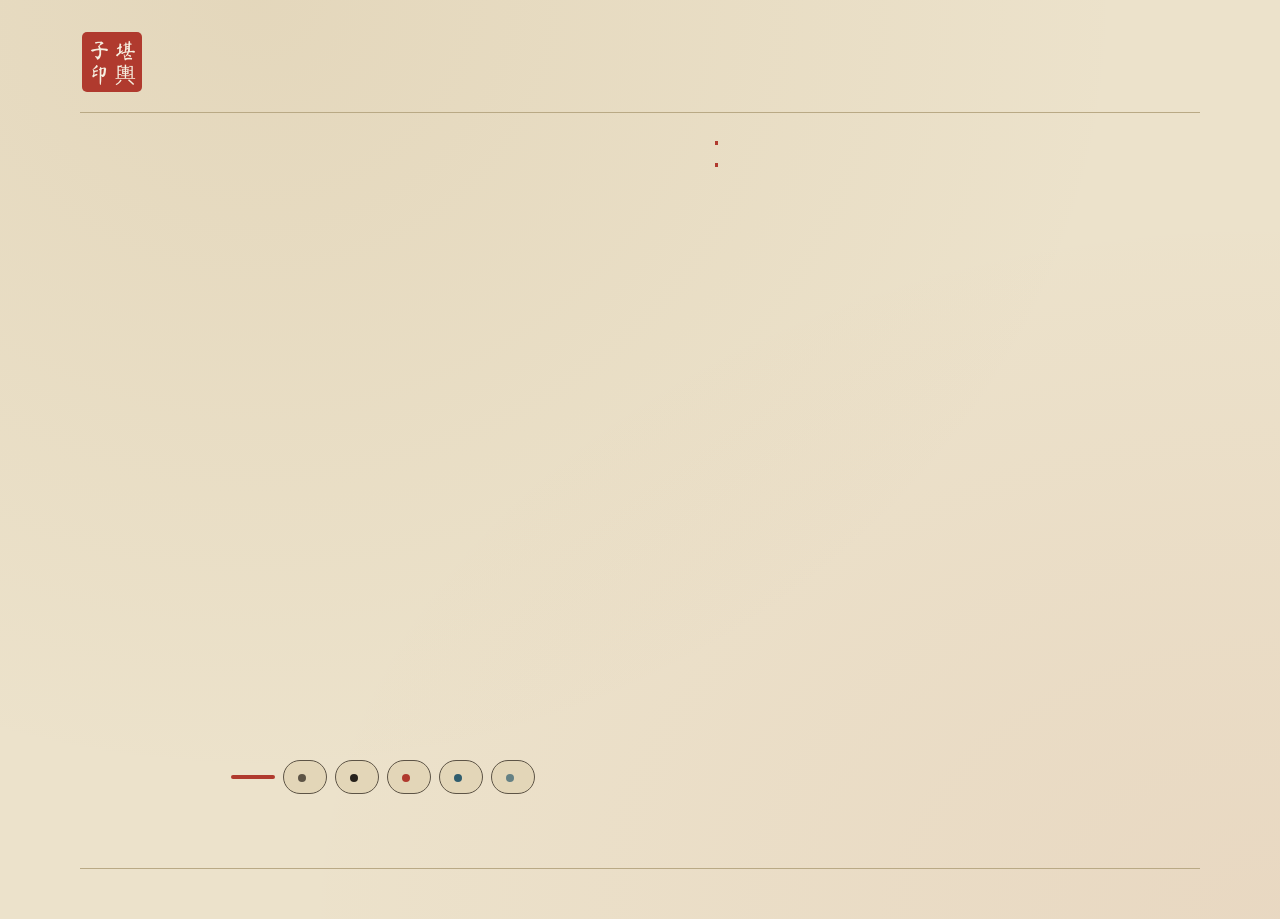
<file: .claude/skills/fengshui-master/assets/templates/feixing.html>
<!doctype html>
<html lang="__LANG__">
<head>
<meta charset="utf-8">
<meta name="viewport" content="width=device-width, initial-scale=1, viewport-fit=cover">
<title>__TITLE__</title>
<link rel="preconnect" href="https://fonts.googleapis.com">
<link rel="preconnect" href="https://fonts.gstatic.com" crossorigin>
<link rel="stylesheet" href="https://fonts.googleapis.com/css2?family=EB+Garamond:ital,wght@0,400;0,600;1,400&family=Ma+Shan+Zheng&family=Noto+Serif+SC:wght@400;600&display=swap">
<style>
/* 盘谱：册页上摊开一面罗经——外圈二十四山，内为九宫；右栏为批注（眉批）。
   浅色 = 宣纸册页；深色 = 黑漆描金罗盘。大胆之处只在盘面，其余安静。 */
:root {
  --paper: #ece2cb;        /* 宣纸 / 熟绢 */
  --paper-2: #e3d6b8;      /* 盘心、卡片 */
  --ink: #26211b;          /* 墨 */
  --ink-soft: #5d5446;     /* 淡墨 */
  --rule: #b9a985;         /* 界栏 */
  --cinnabar: #b03a2e;     /* 朱砂：向星、坐向、印 */
  --azurite: #2f5d6e;      /* 石青：流年 */
  --gold: #9a7431;         /* 铜金：当令 */
  --seal-text: #f6efe0;
  --font-brush: "Ma Shan Zheng", "STKaiti", "KaiTi", "Kaiti SC", "BiauKai", serif;
  --font-song: "Noto Serif SC", "Songti SC", "STSong", "SimSun", "Noto Serif CJK SC", serif;
  color-scheme: light;
}
/* 英文页：西文用 Garamond，汉字（印章、原文引文）仍回落到宋体 / 楷体 */
:root[lang="en"] {
  --font-brush: "EB Garamond", "Garamond", "Ma Shan Zheng", "STKaiti", serif;
  --font-song: "EB Garamond", "Garamond", "Noto Serif SC", "Songti SC", serif;
}
:root[lang="en"] body { font-size: 16px; line-height: 1.6; }
:root[lang="en"] h1 { letter-spacing: 0; font-size: clamp(30px, 5vw, 44px); font-weight: 600; }
:root[lang="en"] .btn-cast { letter-spacing: .06em; font-size: 19px; padding: 3px 18px; font-weight: 600; }
:root[lang="en"] .badge { font-size: 16px; }
:root[lang="en"] .leaf h2 { font-size: 25px; font-weight: 600; }
:root[lang="en"] section.legend h3, :root[lang="en"] aside.notes h3 { font-size: 21px; font-weight: 600; }
:root[lang="en"] .star.shan, :root[lang="en"] .star.xiang { font-size: 31px; font-weight: 600; }
:root[lang="en"] .star.yun { font-size: 42px; }
:root[lang="en"] .gua-lab { font-size: 17px; font-weight: 600; }
:root[lang="en"] .mt { font-size: 13px; }
:root[lang="en"] .mt.sit, :root[lang="en"] .mt.face { font-size: 14px; }
:root[lang="en"] .axis-text { font-size: 15px; font-weight: 600; }
:root[lang="en"] .status-row .s { font-size: 12px; line-height: 1.3; display: block; }
@media (prefers-color-scheme: dark) {
  :root:not([data-theme="light"]) {
    --paper: #16120e; --paper-2: #211a14; --ink: #eadcbf; --ink-soft: #b3a283;
    --rule: #5a4a33; --cinnabar: #d9604f; --azurite: #7fb0bf; --gold: #d2a856; --seal-text: #1b130d;
    color-scheme: dark;
  }
}
:root[data-theme="dark"] {
  --paper: #16120e; --paper-2: #211a14; --ink: #eadcbf; --ink-soft: #b3a283;
  --rule: #5a4a33; --cinnabar: #d9604f; --azurite: #7fb0bf; --gold: #d2a856; --seal-text: #1b130d;
  color-scheme: dark;
}

* { box-sizing: border-box; }
html, body { margin: 0; }
body {
  background: var(--paper);
  background-image:
    radial-gradient(ellipse at 20% 0%, color-mix(in srgb, var(--gold) 10%, transparent), transparent 60%),
    radial-gradient(ellipse at 100% 100%, color-mix(in srgb, var(--cinnabar) 6%, transparent), transparent 55%);
  color: var(--ink);
  font-family: var(--font-song);
  font-size: 15px;
  line-height: 1.75;
  padding-block: max(24px, env(safe-area-inset-top, 0px)) max(32px, env(safe-area-inset-bottom, 0px));
  padding-left: max(16px, env(safe-area-inset-left, 0px));
  padding-right: max(16px, env(safe-area-inset-right, 0px));
}
.page { max-width: 1120px; margin: 0 auto; display: grid; gap: 28px; }

/* 题签 */
header.title { display: flex; gap: 20px; align-items: flex-start; flex-wrap: wrap; border-bottom: 1px solid var(--rule); padding-bottom: 18px; }
.seal { width: 64px; height: 64px; flex: none; margin-top: 6px; }
.seal rect { fill: var(--cinnabar); }
.seal text { fill: var(--seal-text); font-family: var(--font-brush); font-size: 21px; text-anchor: middle; dominant-baseline: central; }
.title-text { min-width: 0; flex: 1 1 320px; }
h1 { font-family: var(--font-brush); font-weight: 400; font-size: clamp(34px, 6vw, 52px); line-height: 1.1; margin: 0; letter-spacing: .04em; text-wrap: balance; }
.facts { display: flex; flex-wrap: wrap; gap: 6px 18px; margin: 8px 0 0; padding: 0; list-style: none; color: var(--ink-soft); font-size: 14px; }
.facts b { color: var(--ink); font-weight: 600; }
.badges { display: flex; flex-wrap: wrap; gap: 8px; margin-top: 10px; }
.badge { font-family: var(--font-brush); font-size: 18px; padding: 0 10px; border: 1.5px solid var(--cinnabar); color: var(--cinnabar); border-radius: 3px; line-height: 1.6; }
.badge.quiet { border-color: var(--rule); color: var(--ink-soft); }
.warn { color: var(--cinnabar); font-size: 14px; margin: 8px 0 0; }

/* 版心：左盘右批 */
.board-wrap { display: grid; grid-template-columns: minmax(0, 1.25fr) minmax(0, 1fr); gap: 28px; align-items: start; }
@media (max-width: 860px) { .board-wrap { grid-template-columns: minmax(0, 1fr); } }

.plate { display: grid; gap: 12px; justify-items: center; }
.plate svg { width: 100%; max-width: 620px; height: auto; display: block; }
.toolbar { display: flex; flex-wrap: wrap; gap: 8px; justify-content: center; align-items: center; }
.chip { font: inherit; font-size: 14px; color: var(--ink-soft); background: transparent; border: 1px solid var(--rule); border-radius: 999px; padding: 4px 14px; cursor: pointer; }
.chip[aria-pressed="true"] { color: var(--ink); border-color: var(--ink-soft); background: var(--paper-2); }
.chip .dot { display: inline-block; width: 8px; height: 8px; border-radius: 50%; margin-right: 6px; vertical-align: 1px; }
.btn-cast { font-family: var(--font-brush); font-size: 22px; color: var(--seal-text); background: var(--cinnabar); border: 0; border-radius: 4px; padding: 2px 22px; cursor: pointer; letter-spacing: .2em; }
.btn-cast:hover { filter: brightness(1.08); }
:focus-visible { outline: 2px solid var(--gold); outline-offset: 3px; }
.orient { font-size: 13px; color: var(--ink-soft); text-align: center; margin: 0; }

/* 罗盘 SVG */
.ring-outer { fill: var(--paper-2); stroke: var(--rule); }
.ring-line { stroke: var(--rule); stroke-width: 1; fill: none; }
.mt { font-family: var(--font-song); font-size: 15px; fill: var(--ink-soft); text-anchor: middle; dominant-baseline: central; }
.mt.sit, .mt.face { fill: var(--cinnabar); font-weight: 600; font-size: 17px; }
.gua-lab { font-family: var(--font-brush); font-size: 20px; fill: var(--ink); text-anchor: middle; dominant-baseline: central; }
.axis { stroke: var(--cinnabar); stroke-width: 2; }
.axis-cap { fill: var(--cinnabar); }
.axis-text { font-family: var(--font-brush); font-size: 18px; fill: var(--seal-text); text-anchor: middle; dominant-baseline: central; }
.cell rect { fill: var(--paper); stroke: var(--rule); stroke-width: 1; transition: fill .2s; }
.cell { cursor: pointer; outline: none; }
.cell:hover rect { fill: color-mix(in srgb, var(--gold) 12%, var(--paper)); }
.cell.sel rect { fill: color-mix(in srgb, var(--gold) 22%, var(--paper)); stroke: var(--gold); stroke-width: 2; }
.cell:focus-visible rect { stroke: var(--gold); stroke-width: 3; }
.pal { font-size: 14px; fill: var(--ink-soft); }
.star { font-family: var(--font-brush); text-anchor: middle; dominant-baseline: central; transition: opacity .35s, transform .35s; }
.star.shan { fill: var(--ink); font-size: 30px; }
.star.xiang { fill: var(--cinnabar); font-size: 30px; }
.star.yun { fill: var(--ink-soft); font-size: 44px; opacity: .55; }
.star.annual { fill: var(--azurite); font-size: 18px; }
.star.month { fill: var(--azurite); font-size: 15px; opacity: .8; }
.star.wang { fill: var(--gold); }
.star.hidden { opacity: 0 !important; }
.sha { fill: var(--cinnabar); }
.path { fill: none; stroke: var(--gold); stroke-width: 2; stroke-dasharray: 4 5; opacity: 0; pointer-events: none; }
.path.on { opacity: .8; }

/* 批注栏 */
aside.notes { display: grid; gap: 18px; min-width: 0; }
.leaf { border-left: 3px solid var(--cinnabar); padding: 2px 0 2px 16px; min-width: 0; }
.leaf h2 { font-family: var(--font-brush); font-weight: 400; font-size: 28px; margin: 0; line-height: 1.3; }
.leaf .sub { color: var(--ink-soft); font-size: 13px; margin: 0 0 8px; }
.stars { display: grid; grid-template-columns: auto auto 1fr; gap: 4px 12px; margin: 10px 0; align-items: baseline; }
.stars dt { color: var(--ink-soft); font-size: 13px; }
.stars .num { font-family: var(--font-brush); font-size: 22px; line-height: 1; }
.stars .st { font-size: 13px; color: var(--ink-soft); }
.stars .st.good { color: var(--gold); }
.stars .st.bad { color: var(--cinnabar); }
.xiang-quote { font-size: 14px; color: var(--ink-soft); margin: 6px 0; }
.flag { display: inline-block; color: var(--cinnabar); border: 1px solid var(--cinnabar); border-radius: 3px; font-size: 12px; padding: 0 6px; margin-right: 6px; }
.note { margin: 8px 0 0; white-space: pre-wrap; }
.note.empty { color: var(--ink-soft); font-size: 14px; }
.advice { margin: 6px 0 0; padding-left: 1.3em; }
.advice li + li { margin-top: 4px; }

/* 九运旺衰 */
section.legend h3, aside.notes h3 { font-family: var(--font-brush); font-weight: 400; font-size: 22px; margin: 0 0 6px; }
.status-row { display: grid; grid-template-columns: repeat(9, minmax(0, 1fr)); gap: 6px; }
@media (max-width: 560px) { .status-row { grid-template-columns: repeat(3, minmax(0, 1fr)); } }
.status-row div { border: 1px solid var(--rule); border-radius: 3px; padding: 6px 4px; text-align: center; background: var(--paper-2); }
.status-row .n { font-family: var(--font-brush); font-size: 24px; display: block; line-height: 1.1; }
.status-row .s { font-size: 12px; color: var(--ink-soft); }
.status-row .good { border-color: var(--gold); }
.status-row .good .n { color: var(--gold); }
.status-row .bad .n { color: var(--cinnabar); }

footer { border-top: 1px solid var(--rule); padding-top: 14px; color: var(--ink-soft); font-size: 13px; display: grid; gap: 4px; }
footer p { margin: 0; }

@media (prefers-reduced-motion: reduce) { .star, .cell rect { transition: none; } }
</style>
</head>
<body>
<div class="page">
  <header class="title">
    <svg class="seal" viewBox="0 0 64 64" aria-hidden="true">
      <rect x="2" y="2" width="60" height="60" rx="5"></rect>
      <text x="45" y="20">堪</text><text x="45" y="44">輿</text>
      <text x="19" y="20">子</text><text x="19" y="44">印</text>
    </svg>
    <div class="title-text">
      <h1 id="title"></h1>
      <ul class="facts" id="facts"></ul>
      <div class="badges" id="badges"></div>
      <div id="warnings"></div>
    </div>
  </header>

  <div class="board-wrap">
    <div class="plate">
      <svg id="board" viewBox="-30 -30 700 700" role="img" aria-labelledby="board-desc">
        <desc id="board-desc"></desc>
      </svg>
      <div class="toolbar" role="group" id="toolbar">
        <button class="btn-cast" id="cast" type="button"></button>
        <button class="chip" type="button" data-layer="yun" aria-pressed="true"><span class="dot" style="background:var(--ink-soft)"></span><span data-t="yun"></span></button>
        <button class="chip" type="button" data-layer="shan" aria-pressed="true"><span class="dot" style="background:var(--ink)"></span><span data-t="shan"></span></button>
        <button class="chip" type="button" data-layer="xiang" aria-pressed="true"><span class="dot" style="background:var(--cinnabar)"></span><span data-t="xiang"></span></button>
        <button class="chip" type="button" data-layer="annual" aria-pressed="true" id="chip-annual"><span class="dot" style="background:var(--azurite)"></span><span data-t="annual"></span></button>
        <button class="chip" type="button" data-layer="month" aria-pressed="true" id="chip-month"><span class="dot" style="background:var(--azurite);opacity:.7"></span><span data-t="month"></span></button>
      </div>
      <p class="orient" id="orient"></p>
    </div>

    <aside class="notes" aria-live="polite">
      <div class="leaf" id="palace"></div>
      <div class="leaf" id="overall"></div>
    </aside>
  </div>

  <section class="legend">
    <h3 id="legend-title"></h3>
    <div class="status-row" id="status-row"></div>
  </section>

  <footer>
    <p id="source"></p>
    <p id="disclaimer"></p>
  </footer>
</div>

<script id="chart-data" type="application/json">__DATA__</script>
<script>
(function () {
  "use strict";
  var D = JSON.parse(document.getElementById("chart-data").textContent);
  var NUM = D.nums;
  var SVGNS = "http://www.w3.org/2000/svg";
  var reduce = window.matchMedia && window.matchMedia("(prefers-reduced-motion: reduce)").matches;
  /* 界面文字。数据里的文字（坐向、格局、星名、旺衰）由脚本按语言生成。 */
  var I18N = {
    zh: {
      desc: "玄空飞星九宫盘，上南下北。外圈为二十四山。", layers: "图层", cast: "起盘",
      yun: "运盘", shan: "山星", xiang: "向星", annual: "流年", month: "流月", yunStar: "运星",
      orient: "上南下北，左东右西（罗经旧式）。每宫左上为山星（墨，管人丁），右上为向星（朱，管财），中下为运星；右下小字为流年。金色为当令之星。",
      disclaimer: "风水为辅，人为为主。本盘由脚本按《沈氏玄空学》排盘规则计算；断语为传统取象，仅供参考。",
      sep: "：", facing: "向", sitting: "坐", roleFace: " · 向首", roleSit: " · 坐山", palaceSuffix: "宫",
      shuogua: "《说卦》：", chartWas: function (s) { return "（本盘" + s.replace("运", "运时为") + "）"; },
      emptyPalace: "此宫未作批注。点其他宫位查看，或在对话中继续追问。",
      overall: "盘断", pattern: "格局：", noPattern: "无特殊格局", seeChat: "完整解读见对话。",
      legend: function (y) { return y + "运星曜旺衰"; }, badgeCut: /（/
    },
    en: {
      desc: "Flying Star chart of the Nine Palaces, south at the top. The outer ring shows the 24 Mountains.",
      layers: "Layers", cast: "Cast the chart",
      yun: "Period", shan: "Mountain", xiang: "Facing", annual: "Annual", month: "Monthly", yunStar: "Period",
      orient: "South is at the top and east on the left, as on a traditional compass. In each palace the Mountain Star (ink, people and health) is top left, the Facing Star (red, wealth) top right and the Period Star in the middle; the small blue number is the Annual Star. Gold marks the timely (most prosperous) star.",
      disclaimer: "Feng shui supports, people decide. The chart is computed by script following the rules of Shen's Xuan Kong Studies (Shen Shi Xuan Kong Xue 沈氏玄空学); readings are traditional imagery, for reference only.",
      sep: ": ", facing: "F", sitting: "S", roleFace: " · facing", roleSit: " · sitting", palaceSuffix: " palace",
      shuogua: "Discussion of the Trigrams (Shuo Gua 说卦), our translation: ",
      chartWas: function (s) { return " (" + s + " when the chart was set)"; },
      emptyPalace: "No note for this palace. Tap another palace, or ask in the chat.",
      overall: "Reading", pattern: "Formation: ", noPattern: "no special formation", seeChat: "See the chat for the full reading.",
      legend: function (y) { return "Star strength in Period " + y; }, badgeCut: / \(/
    }
  };
  var T = I18N[D.lang] || I18N.zh;
  document.getElementById("board-desc").textContent = T.desc;
  document.getElementById("toolbar").setAttribute("aria-label", T.layers);
  document.getElementById("cast").textContent = T.cast;
  Array.prototype.forEach.call(document.querySelectorAll("[data-t]"), function (n) { n.textContent = T[n.getAttribute("data-t")]; });
  document.getElementById("orient").textContent = T.orient;
  document.getElementById("disclaimer").textContent = T.disclaimer;

  function el(tag, attrs, text, parent) {
    var n = document.createElementNS(SVGNS, tag);
    for (var k in attrs) n.setAttribute(k, attrs[k]);
    if (text != null) n.textContent = text;
    if (parent) parent.appendChild(n);
    return n;
  }
  function h(tag, cls, text, parent) {
    var n = document.createElement(tag);
    if (cls) n.className = cls;
    if (text != null) n.textContent = text;
    if (parent) parent.appendChild(n);
    return n;
  }

  /* ---- 题签 ---- */
  document.getElementById("title").textContent = D.title;
  var facts = document.getElementById("facts");
  D.facts.forEach(function (f) {
    var li = h("li", null, null, facts); h("span", null, f[0] + T.sep, li); h("b", null, f[1], li);
  });
  var badges = document.getElementById("badges");
  D.patterns.forEach(function (p, i) { h("span", i === 0 && D.main_pattern ? "badge" : "badge quiet", p.split(T.badgeCut)[0], badges); });
  D.warnings.forEach(function (w) { h("p", "warn", w, document.getElementById("warnings")); });

  /* ---- 罗盘 ---- */
  var svg = document.getElementById("board");
  var C = 320, R1 = 312, R2 = 268, R3 = 236;      // 外沿、二十四山内沿、八卦圈
  var S = 330, X0 = C - S / 2, Y0 = C - S / 2, cw = S / 3;
  function pt(deg, r) {                            // 罗经度数 → 屏幕坐标（上南下北：屏幕角 = 度数 + 180）
    var a = (deg + 180) * Math.PI / 180;
    return [C + r * Math.sin(a), C - r * Math.cos(a)];
  }
  el("circle", { cx: C, cy: C, r: R1, "class": "ring-outer" }, null, svg);
  el("circle", { cx: C, cy: C, r: R2, "class": "ring-line" }, null, svg);
  el("circle", { cx: C, cy: C, r: R3, "class": "ring-line" }, null, svg);
  D.mountains.forEach(function (m) {
    var a = pt(m.deg - 7.5, R2), b = pt(m.deg - 7.5, R1);
    el("line", { x1: a[0], y1: a[1], x2: b[0], y2: b[1], "class": "ring-line", "stroke-width": m.boundary ? 1.6 : 0.8 }, null, svg);
    var p = pt(m.deg, (R1 + R2) / 2);
    var cls = "mt" + (m.name === D.sit ? " sit" : "") + (m.name === D.facing ? " face" : "");
    el("text", { x: p[0], y: p[1], "class": cls }, m.label, svg);
  });
  D.gua_ring.forEach(function (g) {
    var p = pt(g.deg, (R2 + R3) / 2 - 2);
    el("text", { x: p[0], y: p[1], "class": "gua-lab" }, g.label, svg);
  });

  /* 九宫 */
  var cells = {}, starEls = {};
  D.grid.forEach(function (row, r) {
    row.forEach(function (pal, c) {
      var x = X0 + c * cw, y = Y0 + r * cw;
      var g = el("g", { "class": "cell", tabindex: "0", role: "button", "aria-label": D.palaces[pal].name }, null, svg);
      el("rect", { x: x, y: y, width: cw, height: cw }, null, g);
      var info = D.palaces[pal];
      el("text", { x: x + 8, y: y + cw - 10, "class": "pal" }, info.label, g);
      var se = {};
      se.shan = el("text", { x: x + cw * 0.27, y: y + cw * 0.28, "class": "star shan" }, NUM[D.layers.shan[pal]], g);
      se.xiang = el("text", { x: x + cw * 0.73, y: y + cw * 0.28, "class": "star xiang" }, NUM[D.layers.xiang[pal]], g);
      se.yun = el("text", { x: x + cw * 0.5, y: y + cw * 0.6, "class": "star yun" }, NUM[D.layers.yun[pal]], g);
      if (D.layers.annual) se.annual = el("text", { x: x + cw * 0.84, y: y + cw * 0.84, "class": "star annual" }, NUM[D.layers.annual[pal]], g);
      if (D.layers.month) se.month = el("text", { x: x + cw * 0.66, y: y + cw * 0.86, "class": "star month" }, NUM[D.layers.month[pal]], g);
      ["shan", "xiang"].forEach(function (k) { if (D.layers[k][pal] === D.current_yun) se[k].classList.add("wang"); });
      if (info.flags.length) el("circle", { cx: x + cw - 10, cy: y + 10, r: 4, "class": "sha" }, null, g);
      g.addEventListener("click", function () { select(pal); });
      g.addEventListener("keydown", function (e) { if (e.key === "Enter" || e.key === " ") { e.preventDefault(); select(pal); } });
      cells[pal] = g; starEls[pal] = se;
    });
  });
  function centerOf(pal) {
    for (var r = 0; r < 3; r++) for (var c = 0; c < 3; c++) if (D.grid[r][c] === pal) return [X0 + (c + .5) * cw, Y0 + (r + .5) * cw];
  }
  var path = el("polyline", { points: D.path.map(function (p) { return centerOf(p).join(","); }).join(" "), "class": "path" }, null, svg);

  /* 坐向线 */
  if (D.axis_deg != null) {
    // 坐向线只画在九宫与八卦圈之间、以及盘外，不压二十四山与八卦文字
    var f = pt(D.axis_deg, R1 + 20), s = pt(D.axis_deg + 180, R1 + 20);
    var fo = pt(D.axis_deg, R1), so = pt(D.axis_deg + 180, R1);
    var fi = pt(D.axis_deg, R3 - 22), si = pt(D.axis_deg + 180, R3 - 22);
    var edge = S / 2 / Math.max(Math.abs(Math.sin((D.axis_deg + 180) * Math.PI / 180)), Math.abs(Math.cos((D.axis_deg + 180) * Math.PI / 180)));
    var fe = pt(D.axis_deg, edge), se2 = pt(D.axis_deg + 180, edge);
    if (edge < R3 - 30) {   // 斜向时九宫角已逼近八卦圈，此段放不下则不画
      el("line", { x1: fe[0], y1: fe[1], x2: fi[0], y2: fi[1], "class": "axis" }, null, svg);
      el("line", { x1: se2[0], y1: se2[1], x2: si[0], y2: si[1], "class": "axis" }, null, svg);
    }
    el("line", { x1: fo[0], y1: fo[1], x2: f[0], y2: f[1], "class": "axis" }, null, svg);
    el("line", { x1: so[0], y1: so[1], x2: s[0], y2: s[1], "class": "axis" }, null, svg);
    [[f, T.facing], [s, T.sitting]].forEach(function (q) {
      el("circle", { cx: q[0][0], cy: q[0][1], r: 13, "class": "axis-cap" }, null, svg);
      el("text", { x: q[0][0], y: q[0][1] + 1, "class": "axis-text" }, q[1], svg);
    });
  }

  /* ---- 批注 ---- */
  var LAYER_NAME = { shan: T.shan, xiang: T.xiang, yun: T.yunStar, annual: T.annual, month: T.month };
  function select(pal) {
    Object.keys(cells).forEach(function (k) { cells[k].classList.toggle("sel", k === pal); });
    var info = D.palaces[pal], box = document.getElementById("palace");
    box.textContent = "";
    var role = pal === D.face_palace ? T.roleFace : (pal === D.sit_palace ? T.roleSit : "");
    h("h2", null, info.name + role, box);
    if (info.xiang) h("p", "xiang-quote", T.shuogua + info.xiang, box);
    var dl = h("dl", "stars", null, box);
    ["shan", "xiang", "yun", "annual", "month"].forEach(function (k) {
      if (!D.layers[k]) return;
      var n = D.layers[k][pal];
      h("dt", null, LAYER_NAME[k], dl);
      var dd = h("dd", "num", NUM[n], dl); dd.style.margin = "0";
      var label = D.star_names[n] + " · " + D.status_text[n];
      if (D.chart_status_text && D.chart_status_text[n]) label += T.chartWas(D.chart_status_text[n]);
      h("dd", "st " + D.status_class[n], label, dl).style.margin = "0";
    });
    if (info.flags.length) { var fp = h("p", null, null, box); info.flags.forEach(function (x) { h("span", "flag", x, fp); }); }
    var note = (D.notes.palaces || {})[pal];
    h("p", note ? "note" : "note empty", note || T.emptyPalace, box);
  }
  (function overall() {
    var box = document.getElementById("overall");
    h("h3", null, T.overall, box);
    var parts = [T.pattern + (D.patterns[0] || T.noPattern)];
    D.entries.forEach(function (e) { parts.push(e); });
    parts.forEach(function (t) { h("p", "sub", t, box); });
    if (D.notes.summary) h("p", "note", D.notes.summary, box);
    if (D.notes.advice && D.notes.advice.length) {
      var ul = h("ul", "advice", null, box);
      D.notes.advice.forEach(function (a) { h("li", null, a, ul); });
    }
    if (!D.notes.summary && !(D.notes.advice || []).length) h("p", "note empty", T.seeChat, box);
  })();

  /* ---- 旺衰 ---- */
  document.getElementById("legend-title").textContent = T.legend(NUM[D.current_yun]);
  var row = document.getElementById("status-row");
  for (var n = 1; n <= 9; n++) {
    var d = h("div", D.status_class[n], null, row);
    h("span", "n", NUM[n], d); h("span", "s", D.star_short[n] + " · " + D.status_short[n], d);
  }
  document.getElementById("source").textContent = D.source;

  /* ---- 图层 ---- */
  var visible = { yun: true, shan: true, xiang: true, annual: true, month: true };
  if (!D.layers.annual) document.getElementById("chip-annual").hidden = true;
  if (!D.layers.month) document.getElementById("chip-month").hidden = true;
  function applyLayers() {
    Object.keys(starEls).forEach(function (pal) {
      Object.keys(starEls[pal]).forEach(function (k) { starEls[pal][k].classList.toggle("hidden", !visible[k]); });
    });
  }
  Array.prototype.forEach.call(document.querySelectorAll(".chip[data-layer]"), function (b) {
    b.addEventListener("click", function () {
      var k = b.getAttribute("data-layer"); visible[k] = !visible[k];
      b.setAttribute("aria-pressed", String(visible[k])); applyLayers();
    });
  });

  /* ---- 起盘：按洛书轨迹逐宫飞布 ---- */
  var timers = [];
  function cast() {
    timers.forEach(clearTimeout); timers = [];
    if (reduce) { applyLayers(); return; }
    var order = ["yun", "shan", "xiang", "annual", "month"].filter(function (k) { return D.layers[k] && visible[k]; });
    order.forEach(function (k) { D.path.forEach(function (pal) { starEls[pal][k].classList.add("hidden"); }); });
    path.classList.add("on");
    var t = 300, step = 150;
    order.forEach(function (k) {
      D.path.forEach(function (pal) {
        timers.push(setTimeout(function () { starEls[pal][k].classList.remove("hidden"); select(pal); }, t));
        t += step;
      });
      t += 350;
    });
    timers.push(setTimeout(function () { path.classList.remove("on"); select(D.face_palace); }, t));
  }
  document.getElementById("cast").addEventListener("click", cast);

  select(D.face_palace);
  if (!reduce && D.autoplay) cast();
})();
</script>
</body>
</html>
</file>
<file: style.css>
/* Global */
:root {
  --bg: #0e1420;
  --surface: #121a2b;
  --surface-soft: #1e293f;
  --text: #edf2f7;
  --muted: #94a3b8;
  --accent: #4f46e5;
  --accent-2: #22d3ee;
  --radius: 14px;
  --shadow: 0 10px 35px rgba(0, 0, 0, 0.35);
}
* {
  box-sizing: border-box;
}
body {
  margin: 0;
  font-family: "Inter", "Segoe UI", Roboto, Helvetica, Arial, sans-serif;
  line-height: 1.6;
  color: var(--text);
  background: radial-gradient(circle at top, #1a202c 0%, #0b1120 48%, #020617 100%);
  overflow-x: hidden;
}
a {
  color: var(--accent);
  transition: color 190ms ease;
  text-decoration: none;
}
a:hover {
  text-decoration: underline;
}
.container {
  width: min(1100px, 96%);
  margin: 0 auto;
}
.site-header {
  position: sticky;
  top: 0;
  z-index: 10;
  background: rgba(5, 14, 28, 0.9);
  backdrop-filter: blur(10px);
  border-bottom: 1px solid rgba(255, 255, 255, 0.08);
}
.header-inner {
  display: flex;
  align-items: center;
  justify-content: space-between;
  gap: 18px;
  padding: 1rem 0;
}
.logo {
  font-size: 1.35rem;
  font-weight: 800;
  letter-spacing: 0.04em;
  color: var(--accent);
}
.navbar {
  display: flex;
  align-items: center;
  gap: 1.25rem;
}
.navbar a {
  color: var(--text);
  padding: 0.55rem 0.6rem;
  border-radius: 8px;
  transition: background 180ms ease, color 180ms ease;
}
.navbar a:hover,
.navbar a.active {
  background: rgba(79, 70, 229, 0.2);
  color: #f8fafc;
}
.nav-toggle {
  display: none;
  border: none;
  background: transparent;
  cursor: pointer;
  padding: 0.5rem;
}
.nav-toggle span {
  display: block;
  width: 26px;
  height: 3px;
  background: #f8fafc;
  margin: 4px 0;
  border-radius: 99px;
}
.hero {
  min-height: 82vh;
  display: grid;
  align-items: center;
  padding: 6rem 0 4rem;
}
.hero-content {
  text-align: center;
}
.hero h1 {
  font-size: clamp(2rem, 6vw, 3.4rem);
  margin: 0 0 1rem;
}
.hero p {
  max-width: 650px;
  margin: 0 auto 2rem;
  color: var(--muted);
  font-size: 1.08rem;
}
.btn,
.link {
  display: inline-flex;
  align-items: center;
  justify-content: center;
  gap: 0.5rem;
  border: none;
  cursor: pointer;
  border-radius: 10px;
  text-decoration: none;
  font-weight: 600;
  transition: transform 180ms ease, filter 180ms ease, background-color 180ms ease;
}
.btn {
  color: #fff;
  background: linear-gradient(135deg, var(--accent), var(--accent-2));
  padding: 0.75rem 1.25rem;
}
.btn:hover {
  filter: brightness(1.05);
  transform: translateY(-1px);
}
.btn-secondary {
  color: var(--text);
  background: rgba(30, 41, 54, 0.7);
}
.btn-secondary:hover {
  background: rgba(30, 41, 54, 0.95);
}
.section {
  padding: 5rem 0;
}
.about-preview,
.projects-preview,
.contact-preview {
  border-top: 1px solid rgba(255, 255, 255, 0.08);
}
.grid-2,
.grid-3 {
  display: grid;
  gap: 1.25rem;
}
.grid-2 {
  grid-template-columns: repeat(2, minmax(0, 1fr));
}
.grid-3 {
  grid-template-columns: repeat(3, minmax(0, 1fr));
}
.card {
  padding: 1.5rem;
  background: var(--surface);
  box-shadow: var(--shadow);
  border: 1px solid rgba(110, 117, 140, 0.3);
  border-radius: var(--radius);
}
.project-card {
  padding: 1.45rem;
  background: var(--surface);
  border-radius: var(--radius);
  border: 1px solid rgba(110, 117, 140, 0.3);
  box-shadow: var(--shadow);
}
.project-card h3,
.project-card h2 {
  margin-top: 0;
}
.project-card p,
.project-meta {
  color: var(--muted);
}
.project-meta {
  font-size: 0.9rem;
  margin: 0.6rem 0;
}
.contact-details,
.info-list {
  list-style: none;
  margin: 1rem 0 0;
  padding: 0;
  color: var(--muted);
}
.contact-details li,
.info-list li {
  margin-bottom: 0.55rem;
}
.about-page,
.projects-page,
.contact-page {
  padding-top: 5rem;
  padding-bottom: 5rem;
}
.subtitle {
  color: var(--muted);
  margin-bottom: 1.5rem;
}
.contact-form {
  display: grid;
  gap: 0.85rem;
  background: var(--surface);
  border-radius: var(--radius);
  padding: 1.25rem;
  border: 1px solid rgba(110, 117, 140, 0.3);
}
.contact-form label {
  font-size: 0.9rem;
  color: #cbd5e1;
}
.contact-form input,
.contact-form textarea {
  width: 100%;
  border: 1px solid rgba(148, 163, 184, 0.4);
  border-radius: 8px;
  padding: 0.8rem;
  background: rgba(15, 23, 42, 0.85);
  color: #f8fafc;
}
.contact-form input:focus,
.contact-form textarea:focus {
  outline: 2px solid rgba(79, 70, 229, 0.7);
  border-color: #4f46e5;
}
.form-message {
  min-height: 1.5rem;
  color: var(--accent-2);
  margin-top: 0.3rem;
}
.site-footer {
  border-top: 1px solid rgba(255, 255, 255, 0.08);
  padding: 1.25rem 0;
  text-align: center;
  color: var(--muted);
  font-size: 0.9rem;
}
@media (max-width: 1020px) {
  .grid-3 {
    grid-template-columns: repeat(2, minmax(0, 1fr));
  }
  .grid-2 {
    grid-template-columns: 1fr;
  }
  .hero-content {
    text-align: left;
  }
}
@media (max-width: 770px) {
  .nav-toggle {
    display: block;
  }
  .navbar {
    position: absolute;
    top: 100%;
    right: 0;
    width: 100%;
    max-height: 0;
    overflow: hidden;
    flex-direction: column;
    align-items: flex-start;
    padding: 0.2rem 0.8rem;
    background: rgba(8, 18, 33, 0.94);
    border-radius: 0 0 10px 10px;
    transition: max-height 240ms ease;
  }
  .navbar.open {
    max-height: 240px;
  }
  .navbar a {
    width: 100%;
    padding: 0.6rem 0.3rem;
  }
  .hero {
    min-height: 65vh;
    padding: 4rem 0 3rem;
  }
  .grid-3 {
    grid-template-columns: 1fr;
  }
}
@media (max-width: 520px) {
  .hero p {
    font-size: 1rem;
  }
  .btn,
  .btn-secondary {
    width: 100%;
    justify-content: center;
  }
}

/* Premium animations */
@keyframes fadeInUp {
  from { opacity: 0; transform: translateY(22px); }
  to { opacity: 1; transform: translateY(0); }
}

@keyframes pulseGradient {
  0%, 100% { background-position: 0% 50%; }
  50% { background-position: 100% 50%; }
}

.reveal {
  opacity: 0;
  transform: translateY(30px);
  animation: fadeInUp 0.85s ease forwards;
}

.reveal.delay-1 { animation-delay: 0.2s; }
.reveal.delay-2 { animation-delay: 0.35s; }
.reveal.delay-3 { animation-delay: 0.55s; }

.hero {
  background: linear-gradient(135deg, rgba(59, 130, 246, 0.24), rgba(99, 102, 241, 0.18)),
    linear-gradient(180deg, rgba(6, 11, 29, 0.9), rgba(5, 11, 23, 0.95));
  background-blend-mode: overlay;
}

.project-card,
.card,
.contact-form,
.about-page .grid-2 > div {
  border-image: linear-gradient(to right, #5b21b6, #2563eb) 1;
}

.project-card:hover,
.card:hover,
.btn:hover {
  transform: translateY(-5px) scale(1.01);
}

.project-card {
  background: linear-gradient(145deg, rgba(12, 17, 39, 0.95), rgba(18, 28, 58, 0.92));
  backdrop-filter: blur(2px);
}

.badge {
  display: inline-block;
  margin: 0.18rem 0.25rem 0.2rem 0;
  padding: 0.28rem 0.55rem;
  border-radius: 999px;
  font-size: 0.75rem;
  text-transform: uppercase;
  letter-spacing: 0.06em;
  border: 1px solid rgba(190, 195, 255, 0.2);
  color: #dbeafe;
  background: linear-gradient(120deg, rgba(79, 70, 229, 0.24), rgba(14, 165, 233, 0.13));
}

.badge-grid {
  display: flex;
  flex-wrap: wrap;
  gap: 0.6rem;
  margin-top: 0.75rem;
}
</file>
